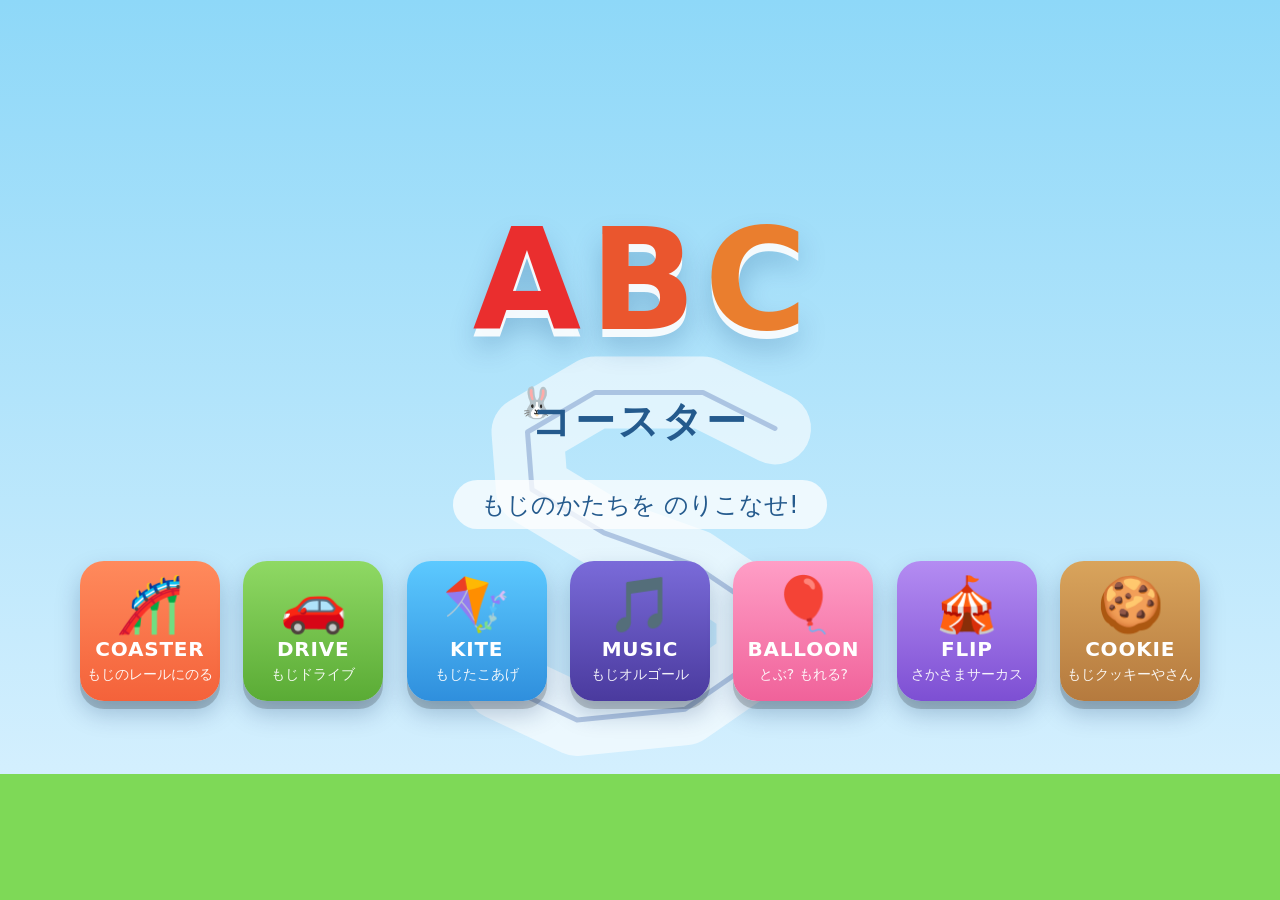
<file: abc-coaster/index.html>
<!DOCTYPE html>
<html lang="ja">
<head>
  <meta charset="UTF-8">
  <meta name="viewport" content="width=device-width, initial-scale=1.0, maximum-scale=1.0, user-scalable=no, viewport-fit=cover">
  <meta name="apple-mobile-web-app-capable" content="yes">
  <meta name="mobile-web-app-capable" content="yes">
  <meta name="apple-mobile-web-app-status-bar-style" content="black-translucent">
  <title>ABCコースター — もじのかたちをのりこなせ!</title>
  <link rel="apple-touch-icon" href="assets/icon.png">
  <link rel="icon" href="assets/icon.png">
  <link rel="stylesheet" href="css/style.css">
</head>
<body>
  <canvas id="game"></canvas>

  <!-- タイトル画面 -->
  <div id="title">
    <div id="title-letters"></div>
    <div id="title-name">コースター</div>
    <div id="title-sub">もじのかたちを のりこなせ!</div>
    <div id="title-buttons">
      <button class="mode-btn" id="play-coaster">
        <span class="icon">🎢</span>
        <span class="label-en">COASTER</span>
        <span class="label-ja">もじのレールにのる</span>
      </button>
      <button class="mode-btn" id="play-drive">
        <span class="icon">🚗</span>
        <span class="label-en">DRIVE</span>
        <span class="label-ja">もじドライブ</span>
      </button>
      <button class="mode-btn" id="play-kite">
        <span class="icon">🪁</span>
        <span class="label-en">KITE</span>
        <span class="label-ja">もじたこあげ</span>
      </button>
      <button class="mode-btn" id="play-music">
        <span class="icon">🎵</span>
        <span class="label-en">MUSIC</span>
        <span class="label-ja">もじオルゴール</span>
      </button>
      <button class="mode-btn" id="play-balloon">
        <span class="icon">🎈</span>
        <span class="label-en">BALLOON</span>
        <span class="label-ja">とぶ? もれる?</span>
      </button>
      <button class="mode-btn" id="play-circus">
        <span class="icon">🎪</span>
        <span class="label-en">FLIP</span>
        <span class="label-ja">さかさまサーカス</span>
      </button>
      <button class="mode-btn" id="play-cookie">
        <span class="icon">🍪</span>
        <span class="label-en">COOKIE</span>
        <span class="label-ja">もじクッキーやさん</span>
      </button>
    </div>
  </div>

  <!-- 遊び中のUI (各モードが中身を作る) -->
  <div id="hud"></div>

  <button id="btn-home" class="hidden">🏠</button>

  <script src="js/tracks.js"></script>
  <script src="js/sound.js"></script>
  <script src="js/fx.js"></script>
  <script src="js/coaster.js"></script>
  <script src="js/balloon.js"></script>
  <script src="js/circus.js"></script>
  <script src="js/cookie.js"></script>
  <script src="js/drive.js"></script>
  <script src="js/kite.js"></script>
  <script src="js/musicbox.js"></script>
  <script src="js/main.js"></script>
</body>
</html>
</file>
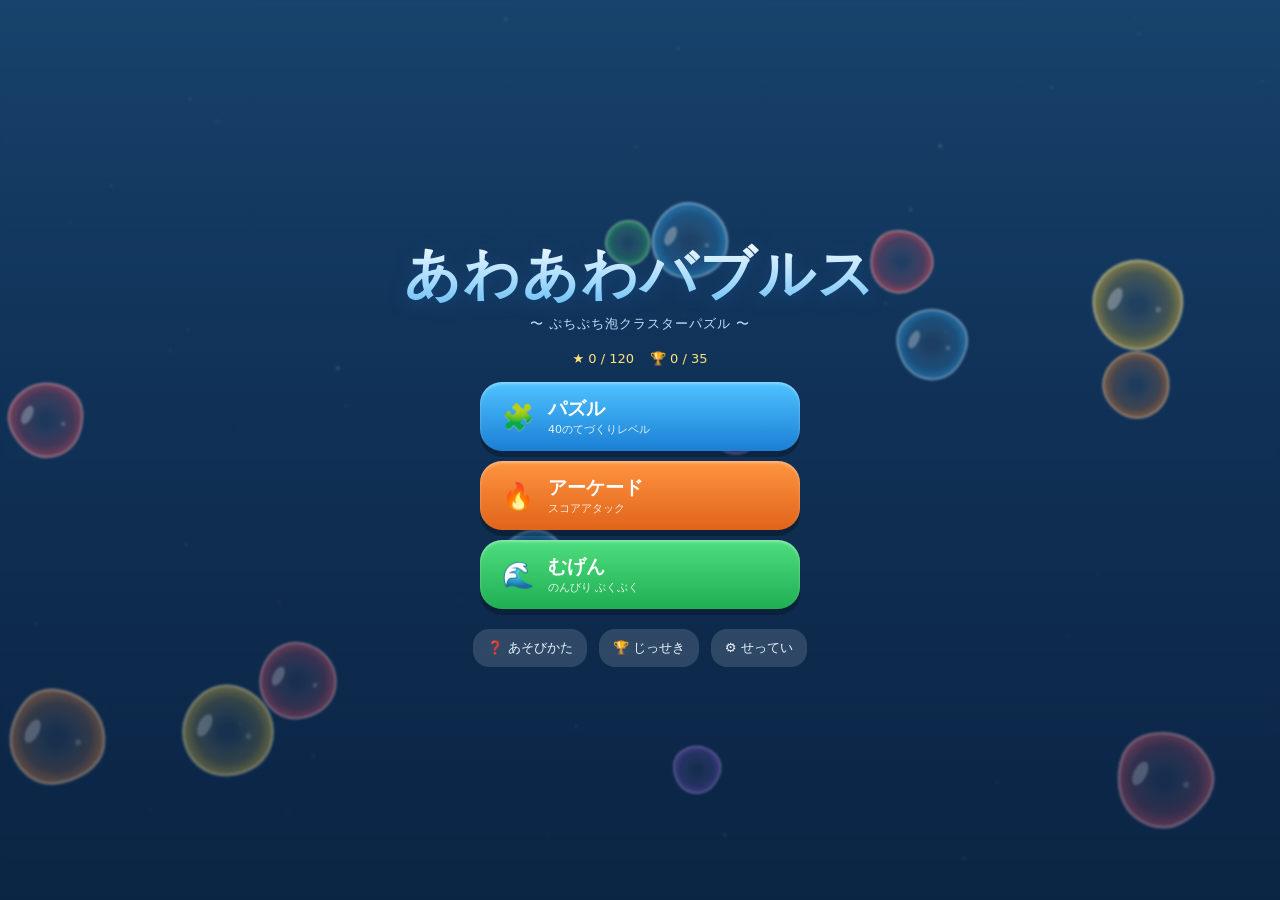
<file: awa-bubbles/index.html>
<!DOCTYPE html>
<html lang="ja">
<head>
<meta charset="UTF-8">
<meta name="viewport" content="width=device-width, initial-scale=1.0, maximum-scale=1.0, user-scalable=no, viewport-fit=cover">
<meta name="apple-mobile-web-app-capable" content="yes">
<meta name="mobile-web-app-capable" content="yes">
<meta name="apple-mobile-web-app-status-bar-style" content="black-translucent">
<meta name="apple-mobile-web-app-title" content="あわあわバブルス">
<meta name="theme-color" content="#0b2545">
<title>あわあわバブルス 〜ぷちぷち泡パズル〜</title>
<link rel="icon" href="data:image/svg+xml,<svg xmlns='http://www.w3.org/2000/svg' viewBox='0 0 100 100'><circle cx='50' cy='50' r='42' fill='%233fb6ff' stroke='%23b8e6ff' stroke-width='6'/><ellipse cx='36' cy='34' rx='12' ry='7' fill='white' opacity='0.7' transform='rotate(-30 36 34)'/></svg>">
<link rel="stylesheet" href="css/style.css">
</head>
<body>

<canvas id="game"></canvas>

<!-- ============ タイトル ============ -->
<div id="screen-title" class="screen">
  <div class="game-logo">
    <h1>あわあわバブルス</h1>
    <p>〜 ぷちぷち泡クラスターパズル 〜</p>
  </div>
  <div class="title-meta">
    <span id="title-stars">★ 0 / 120</span>
    <span id="title-ach">🏆 0 / 35</span>
  </div>
  <button class="mode-btn" id="btn-puzzle">
    <span class="mode-ico">🧩</span>
    <span class="mode-txt">パズル<span class="mode-sub">40のてづくりレベル</span></span>
  </button>
  <button class="mode-btn" id="btn-arcade">
    <span class="mode-ico">🔥</span>
    <span class="mode-txt">アーケード<span class="mode-sub">スコアアタック</span></span>
  </button>
  <button class="mode-btn" id="btn-zen">
    <span class="mode-ico">🌊</span>
    <span class="mode-txt">むげん<span class="mode-sub">のんびり ぶくぶく</span></span>
  </button>
  <div class="title-small-btns">
    <button class="small-btn" id="btn-help">❓ あそびかた</button>
    <button class="small-btn" id="btn-ach">🏆 じっせき</button>
    <button class="small-btn" id="btn-settings">⚙️ せってい</button>
  </div>
</div>

<!-- ============ レベル選択 ============ -->
<div id="screen-levels" class="screen hidden">
  <div class="levels-head">
    <button class="hud-icon-btn" id="btn-levels-back">←</button>
    <h2>レベルをえらぶ</h2>
  </div>
  <div id="level-worlds"></div>
</div>

<!-- ============ ゲームHUD ============ -->
<div id="hud" class="hidden">
  <div id="hud-top">
    <button class="hud-icon-btn" id="btn-pause">⏸</button>
    <span id="hud-mode-label"></span>
    <div id="goal-chips"></div>
    <div id="arcade-info" class="hidden">
      <span id="arcade-score">0</span>
      <div id="danger-bar"><div id="danger-bar-fill"></div></div>
    </div>
  </div>
  <div id="tip-banner" class="hidden"></div>
  <div id="hud-bottom">
    <div id="tanks"></div>
    <div id="hud-actions">
      <button class="hud-icon-btn" id="btn-hint">💡</button>
      <button class="hud-icon-btn" id="btn-sweep">🌊</button>
      <button class="hud-icon-btn" id="btn-restart">↻</button>
    </div>
  </div>
</div>

<div id="modal-root" class="hidden"></div>
<div id="toast-root"></div>

<script src="js/util.js"></script>
<script src="js/audio.js"></script>
<script src="js/fx.js"></script>
<script src="js/physics.js"></script>
<script src="js/creatures.js"></script>
<script src="js/render.js"></script>
<script src="js/levels.js"></script>
<script src="js/achievements.js"></script>
<script src="js/game.js"></script>
<script src="js/ui.js"></script>
<script src="js/main.js"></script>
</body>
</html>
</file>
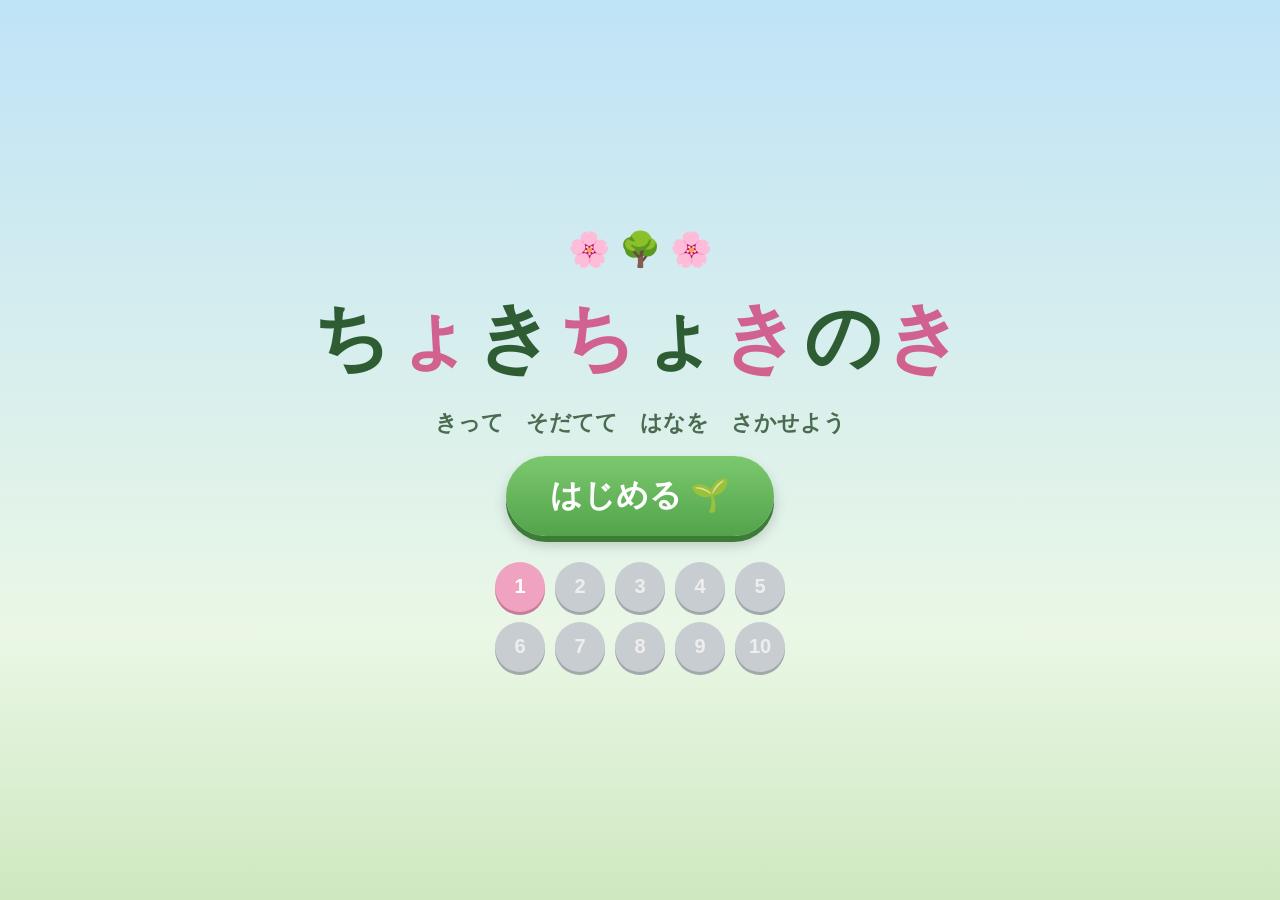
<file: chokichoki-tree/index.html>
<!DOCTYPE html>
<html lang="ja">
<head>
<meta charset="UTF-8">
<meta name="viewport" content="width=device-width, initial-scale=1.0, maximum-scale=1.0, user-scalable=no, viewport-fit=cover">
<meta name="apple-mobile-web-app-capable" content="yes">
<meta name="apple-mobile-web-app-status-bar-style" content="black-translucent">
<title>ちょきちょきのき</title>
<link rel="stylesheet" href="css/style.css">
</head>
<body>

<canvas id="game"></canvas>

<div id="ui">
  <div id="goalbar"></div>
  <button id="btnHome" class="cbtn" aria-label="ホーム">🏠</button>
  <button id="btnReplant" class="cbtn" aria-label="はじめから">🌱</button>
  <button id="btnSound" class="cbtn" aria-label="おと">🔊</button>
</div>

<div id="hint" class="hidden">
  <span id="hintFinger">👆</span>
  <span id="hintText"></span>
</div>

<div id="titleScreen" class="screen">
  <div class="title-deco">🌸 🌳 🌸</div>
  <h1 id="title">
    <span>ち</span><span>ょ</span><span>き</span><span>ち</span><span>ょ</span><span>き</span><span>の</span><span>き</span>
  </h1>
  <p class="subtitle">きって　そだてて　はなを　さかせよう</p>
  <button id="btnStart">はじめる 🌱</button>
  <div id="levelDots"></div>
</div>

<div id="clearScreen" class="screen hidden">
  <div id="clearFlower">🌸</div>
  <div id="clearText">できた！</div>
  <button id="btnNext">つぎへ ▶</button>
</div>

<script src="js/sound.js"></script>
<script src="js/levels.js"></script>
<script src="js/tree.js"></script>
<script src="js/main.js"></script>
</body>
</html>
</file>
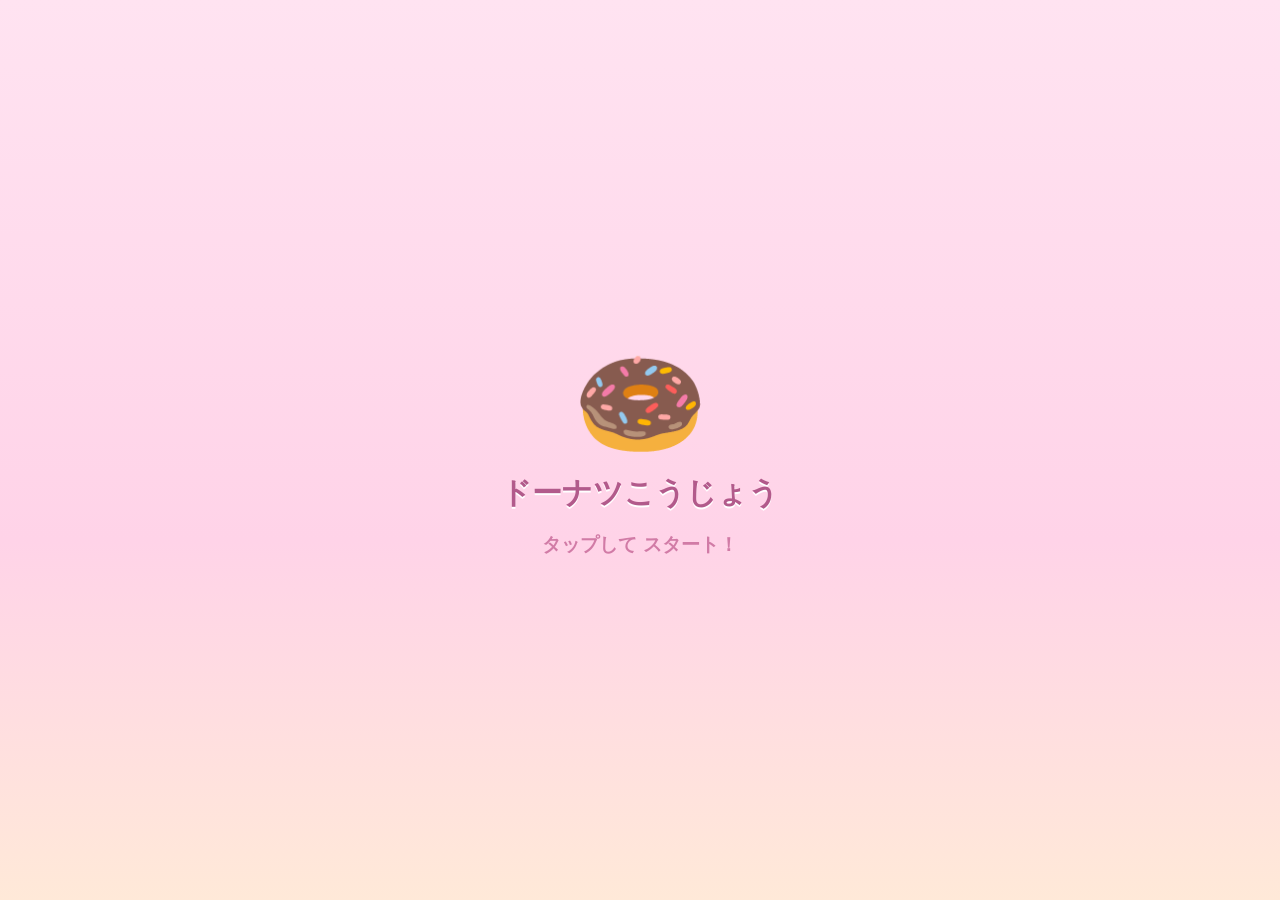
<file: donut-factory/index.html>
<!DOCTYPE html>
<html lang="ja">
<head>
<meta charset="UTF-8">
<meta name="viewport" content="width=device-width, initial-scale=1.0, maximum-scale=1.0, user-scalable=no, viewport-fit=cover">
<meta name="apple-mobile-web-app-capable" content="yes">
<meta name="mobile-web-app-capable" content="yes">
<meta name="apple-mobile-web-app-status-bar-style" content="black-translucent">
<meta name="theme-color" content="#ffd9ec">
<title>ドーナツこうじょう 🍩</title>
<link rel="stylesheet" href="css/style.css">
</head>
<body>
<canvas id="game"></canvas>

<div id="hud">
  <button id="btn-levels" class="hud-btn" aria-label="こうじょうをえらぶ">🏭</button>
  <button id="btn-sound"  class="hud-btn" aria-label="おと">🔊</button>
  <button id="btn-rainbow" class="hud-btn" aria-label="にじパワー">🌈</button>
  <button id="btn-donutrain" class="hud-btn" aria-label="ドーナツのあめ">🌧️</button>
  <button id="btn-turbo"  class="hud-btn" aria-label="スピード">🐢</button>
</div>

<div id="palette">
  <button class="pal-btn selected" data-brush="belt"      aria-label="ベルトをおく">🛤️</button>
  <button class="pal-btn" data-brush="froster"   aria-label="フロスターをおく">🎨</button>
  <button class="pal-btn" data-brush="sprinkler" aria-label="スプリンクラーをおく">🍬</button>
  <button class="pal-btn" data-brush="jump"      aria-label="ジャンプだいをおく">🦘</button>
  <button class="pal-btn" data-brush="pusher"    aria-label="プッシャーをおく">🥊</button>
  <button class="pal-btn" data-brush="hole"      aria-label="ブラックホールをおく">🕳️</button>
  <button class="pal-btn" data-brush="cannon"    aria-label="たいほうをおく">💥</button>
</div>

<div id="event-banner" class="hidden">
  <span id="event-emoji">☔</span>
  <span id="event-text">あめ！</span>
</div>

<div id="level-overlay" class="overlay hidden">
  <div class="overlay-panel">
    <div class="overlay-title">どの こうじょうで あそぶ？</div>
    <div id="level-grid"></div>
  </div>
</div>

<div id="start-overlay" class="overlay">
  <div class="start-inner">
    <div class="start-donut">🍩</div>
    <div class="start-title">ドーナツこうじょう</div>
    <div class="start-tap">タップして スタート！</div>
  </div>
</div>

<script src="vendor/three.min.js"></script>
<script src="js/core.js"></script>
<script src="js/audio.js"></script>
<script src="js/particles.js"></script>
<script src="js/donut.js"></script>
<script src="js/tiles.js"></script>
<script src="js/levels.js"></script>
<script src="js/donut3d.js"></script>
<script src="js/render3d.js"></script>
<script src="js/render3d-machines.js"></script>
<script src="js/game.js"></script>
</body>
</html>
</file>
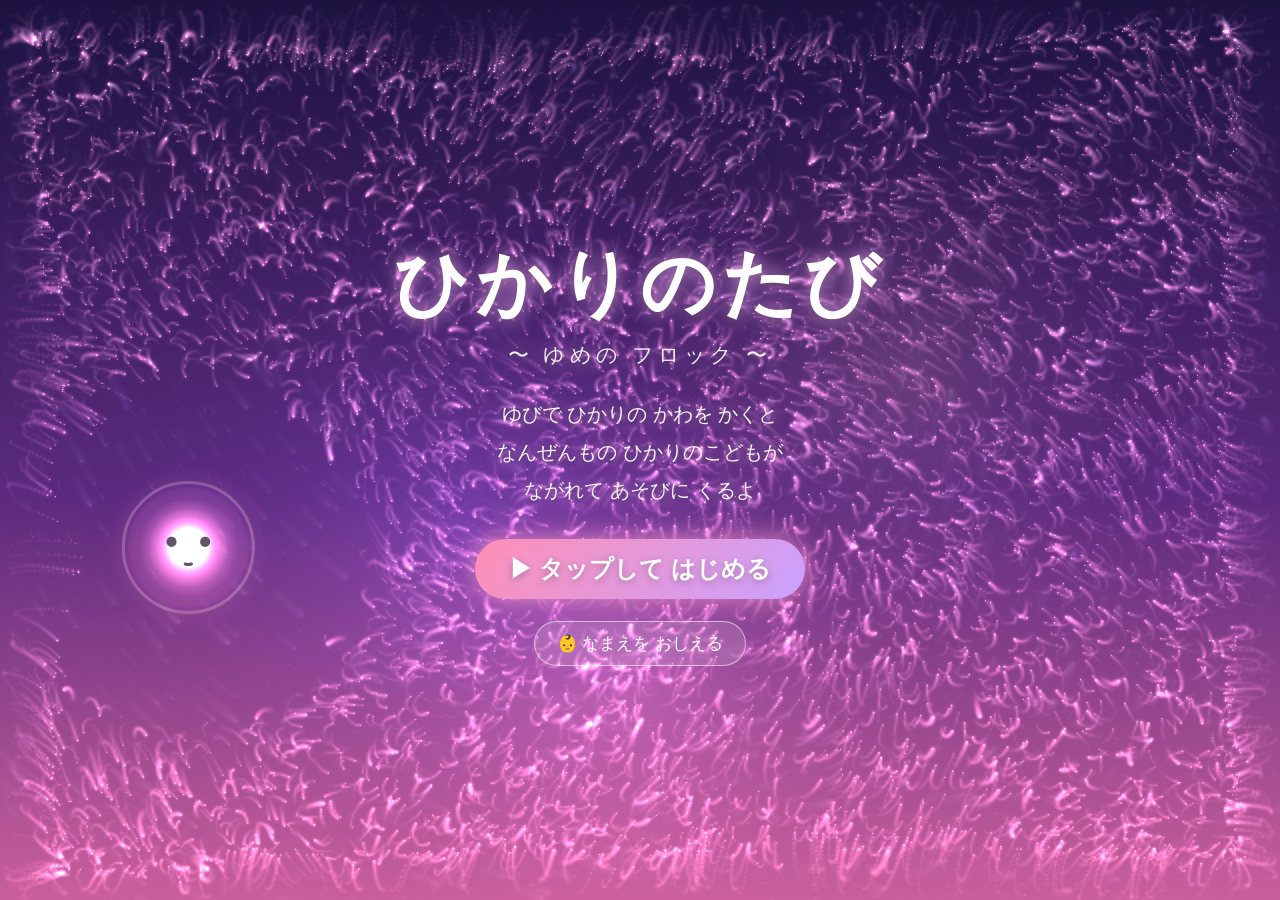
<file: frost-dream/index.html>
<!DOCTYPE html>
<html lang="ja">
<head>
<meta charset="UTF-8">
<meta name="viewport" content="width=device-width, initial-scale=1.0, maximum-scale=1.0, user-scalable=no, viewport-fit=cover">
<meta name="apple-mobile-web-app-capable" content="yes">
<meta name="mobile-web-app-capable" content="yes">
<meta name="apple-mobile-web-app-status-bar-style" content="black-translucent">
<meta name="apple-mobile-web-app-title" content="ひかりのたび">
<meta name="theme-color" content="#1c1240">
<title>ひかりのたび 〜ゆめのフロック〜</title>
<link rel="icon" href="data:image/svg+xml,%3Csvg xmlns='http://www.w3.org/2000/svg' viewBox='0 0 100 100'%3E%3Ctext y='.9em' font-size='90'%3E%E2%9C%A8%3C/text%3E%3C/svg%3E">
<link rel="stylesheet" href="css/style.css">
</head>
<body>
<canvas id="gl"></canvas>
<canvas id="fx"></canvas>

<!-- タイトル画面オーバーレイ -->
<div id="title">
  <div class="title-inner">
    <h1><span>ひ</span><span>か</span><span>り</span><span>の</span><span>た</span><span>び</span></h1>
    <p class="subtitle">〜 ゆめの フロック 〜</p>
    <p class="howto">ゆびで ひかりの かわを かくと<br>なんぜんもの ひかりのこどもが<br>ながれて あそびに くるよ</p>
    <div id="startBtn">▶ タップして はじめる</div>
    <button id="nameBtn">👶 なまえを おしえる</button>
  </div>
</div>

<!-- なまえ設定モーダル -->
<div id="nameModal" class="hidden">
  <div class="modal-card">
    <p>こどもの なまえ（ひらがな）<br><small>とくべつな しゅんかんに ひかりが なまえを かくよ</small></p>
    <input id="nameInput" type="text" maxlength="6" placeholder="れい：はな" autocomplete="off">
    <div class="modal-btns">
      <button id="nameSave">きめた！</button>
      <button id="nameSkip">あとで</button>
    </div>
  </div>
</div>

<!-- HUD -->
<div id="hud">
  <div id="starBar"></div>
  <div class="hud-right">
    <button id="muteBtn" aria-label="おとのオンオフ">🔊</button>
    <button id="resetBtn" aria-label="さいしょから">↺</button>
  </div>
</div>

<script src="js/util.js"></script>
<script src="js/audio.js"></script>
<script src="js/themes.js"></script>
<script src="js/gl.js"></script>
<script src="js/sim.js"></script>
<script src="js/formations.js"></script>
<script src="js/main.js"></script>
</body>
</html>
</file>
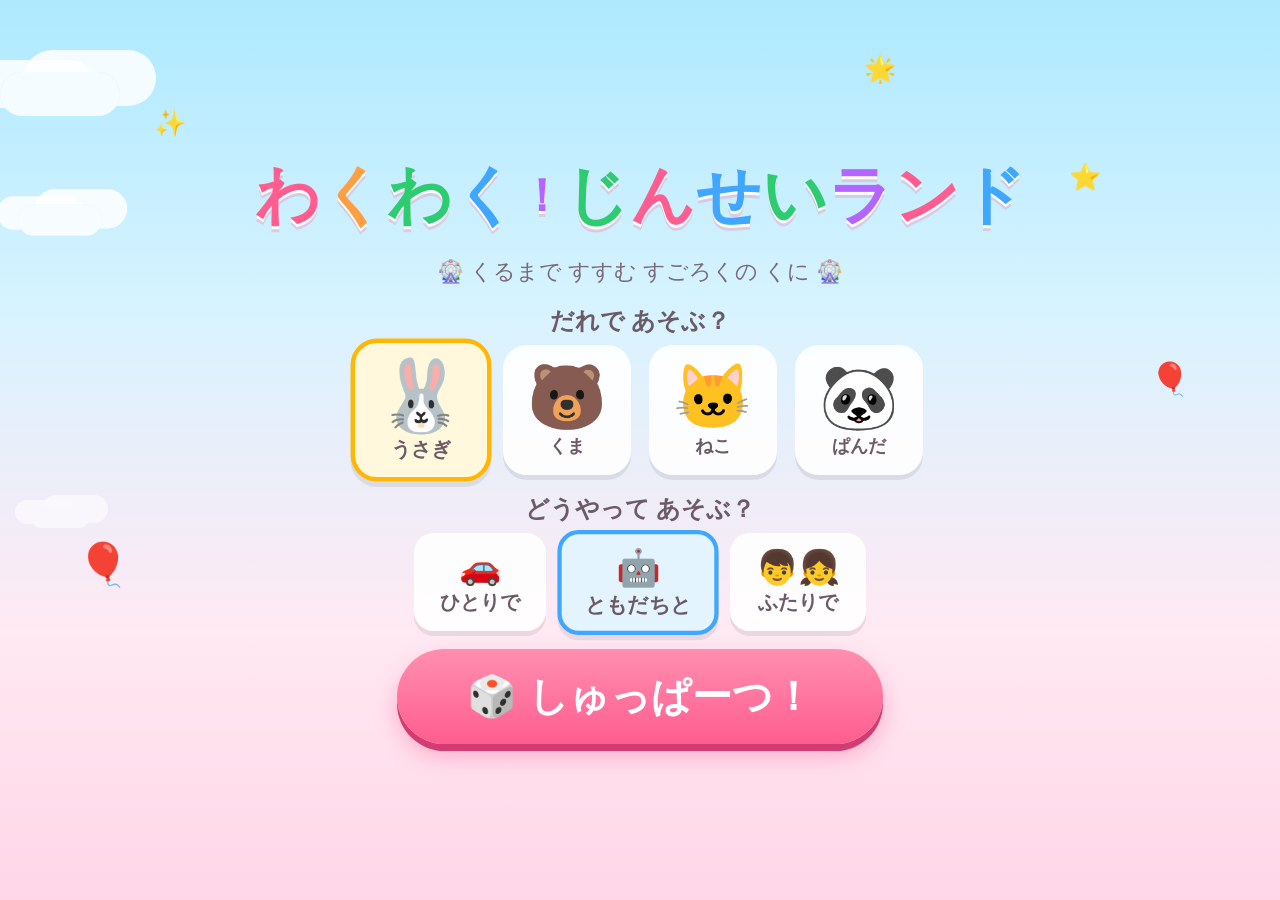
<file: jinsei-land/index.html>
<!DOCTYPE html>
<html lang="ja">
<head>
<meta charset="UTF-8">
<meta name="viewport" content="width=device-width, initial-scale=1.0, maximum-scale=1.0, user-scalable=no, viewport-fit=cover">
<meta name="apple-mobile-web-app-capable" content="yes">
<meta name="apple-mobile-web-app-status-bar-style" content="black-translucent">
<meta name="theme-color" content="#ffd6e7">
<title>わくわく！じんせいランド</title>
<link rel="stylesheet" href="css/style.css">
</head>
<body>

<!-- ================= タイトル・キャラえらび ================= -->
<div id="home" class="screen">
  <div class="sky-deco" aria-hidden="true">
    <span class="cloud c1"></span><span class="cloud c2"></span><span class="cloud c3"></span>
    <span class="balloon b1">🎈</span><span class="balloon b2">🎈</span>
    <span class="twinkle t1">✨</span><span class="twinkle t2">⭐</span><span class="twinkle t3">🌟</span>
  </div>

  <h1 id="title">
    <span>わ</span><span>く</span><span>わ</span><span>く</span><span class="small">！</span><span>じ</span><span>ん</span><span>せ</span><span>い</span><span>ラ</span><span>ン</span><span>ド</span>
  </h1>
  <p class="subtitle">🎡 くるまで すすむ すごろくの くに 🎡</p>

  <section class="pick">
    <h2>だれで あそぶ？</h2>
    <div class="chars">
      <button class="charBtn" data-char="usagi"><span class="face">🐰</span><span class="cname">うさぎ</span></button>
      <button class="charBtn" data-char="kuma"><span class="face">🐻</span><span class="cname">くま</span></button>
      <button class="charBtn" data-char="neko"><span class="face">🐱</span><span class="cname">ねこ</span></button>
      <button class="charBtn" data-char="panda"><span class="face">🐼</span><span class="cname">ぱんだ</span></button>
    </div>
  </section>

  <section class="pick">
    <h2>どうやって あそぶ？</h2>
    <div class="modes">
      <button class="modeBtn" data-mode="solo"><span class="micon">🚗</span><span>ひとりで</span></button>
      <button class="modeBtn" data-mode="cpu"><span class="micon">🤖</span><span>ともだちと</span></button>
      <button class="modeBtn" data-mode="two"><span class="micon">👦👧</span><span>ふたりで</span></button>
    </div>
  </section>

  <button id="startBtn">🎲 しゅっぱーつ！</button>
</div>

<!-- ================= ふたりめの キャラえらび ================= -->
<div id="pick2" class="screen hidden">
  <h2 class="pick2Title">ふたりめは だれ？</h2>
  <div class="chars" id="chars2"></div>
</div>

<!-- ================= ゲーム ================= -->
<div id="game" class="screen hidden">
  <div id="stage"></div>

  <div id="hud">
    <div id="badges"></div>
    <button id="homeBtn" aria-label="おわる">🏠</button>
    <button id="muteBtn" aria-label="おと">🔊</button>
  </div>

  <div id="banner" class="hidden"></div>

  <div id="rouletteWrap">
    <div id="rouletteHint">タッチで まわしてね！</div>
    <canvas id="roulette" width="480" height="480"></canvas>
  </div>
</div>

<!-- ================= おみせ ================= -->
<div id="shop" class="screen hidden">
  <div class="shopCard">
    <div class="shopTitle">🛒 おみせやさん</div>
    <div id="shopStars">⭐ × 0</div>
    <div id="shopItems"></div>
    <button id="shopLeave">👋 やめとく</button>
  </div>
</div>

<!-- ================= けっか ================= -->
<div id="result" class="screen hidden">
  <div class="resultCard">
    <div id="resultTitle">🎉 ゴール！ 🎉</div>
    <div id="resultRows"></div>
    <div class="resultBtns">
      <button id="againBtn">🔁 もういちど</button>
      <button id="backBtn">🏠 さいしょから</button>
    </div>
  </div>
</div>

<script src="vendor/three.min.js"></script>
<script src="js/sound.js"></script>
<script src="js/util.js"></script>
<script src="js/world.js"></script>
<script src="js/characters.js"></script>
<script src="js/effects.js"></script>
<script src="js/roulette.js"></script>
<script src="js/game.js"></script>
<script src="js/main.js"></script>
</body>
</html>
</file>
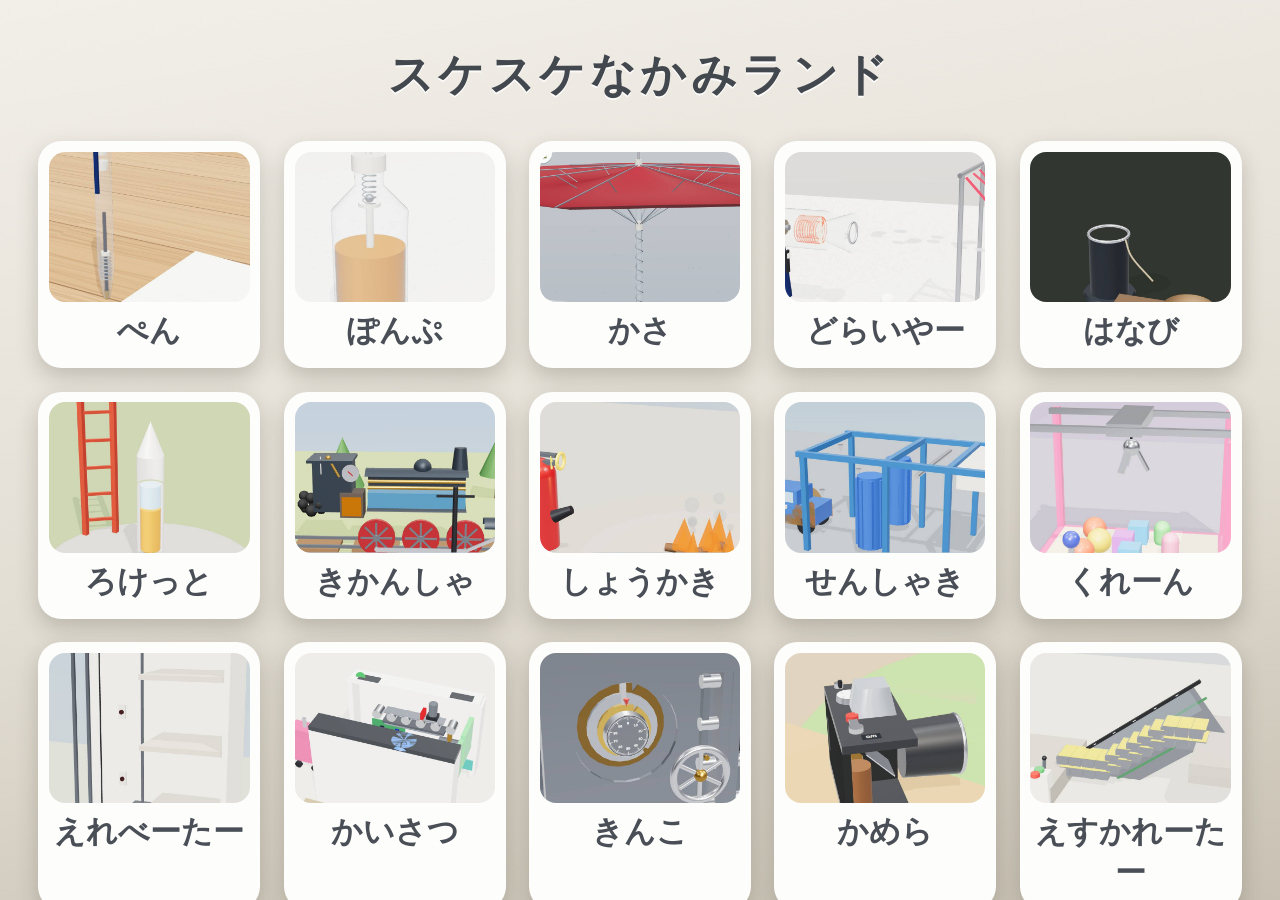
<file: sukesuke-lab/index.html>
<!DOCTYPE html>
<html lang="ja">
<head>
<meta charset="UTF-8">
<meta name="viewport" content="width=device-width, initial-scale=1.0, maximum-scale=1.0, user-scalable=no, viewport-fit=cover">
<meta name="apple-mobile-web-app-capable" content="yes">
<meta name="apple-mobile-web-app-status-bar-style" content="black-translucent">
<title>スケスケなかみランド</title>
<link rel="stylesheet" href="css/style.css">
</head>
<body>

<div id="home" class="screen">
  <h1 id="title">
    <span>ス</span><span>ケ</span><span>ス</span><span>ケ</span><span>な</span><span>か</span><span>み</span><span>ラ</span><span>ン</span><span>ド</span>
  </h1>
  <div class="cards">
    <button class="card" data-game="pen">
      <span class="thumb" style="background-image:url('assets/thumb-pen.jpg')"></span>
      <span class="label">ぺん</span>
    </button>
    <button class="card" data-game="pump">
      <span class="thumb" style="background-image:url('assets/thumb-pump.jpg')"></span>
      <span class="label">ぽんぷ</span>
    </button>
    <button class="card" data-game="umbrella">
      <span class="thumb" style="background-image:url('assets/thumb-umbrella.jpg')"></span>
      <span class="label">かさ</span>
    </button>
    <button class="card" data-game="dryer">
      <span class="thumb" style="background-image:url('assets/thumb-dryer.jpg')"></span>
      <span class="label">どらいやー</span>
    </button>
    <button class="card" data-game="hanabi">
      <span class="thumb" style="background-image:url('assets/thumb-hanabi.jpg')"></span>
      <span class="label">はなび</span>
    </button>
    <button class="card" data-game="rocket">
      <span class="thumb" style="background-image:url('assets/thumb-rocket.jpg')"></span>
      <span class="label">ろけっと</span>
    </button>
    <button class="card" data-game="locomotive">
      <span class="thumb" style="background-image:url('assets/thumb-locomotive.jpg')"></span>
      <span class="label">きかんしゃ</span>
    </button>
    <button class="card" data-game="extinguisher">
      <span class="thumb" style="background-image:url('assets/thumb-extinguisher.jpg')"></span>
      <span class="label">しょうかき</span>
    </button>
    <button class="card" data-game="carwash">
      <span class="thumb" style="background-image:url('assets/thumb-carwash.jpg')"></span>
      <span class="label">せんしゃき</span>
    </button>
    <button class="card" data-game="crane">
      <span class="thumb" style="background-image:url('assets/thumb-crane.jpg')"></span>
      <span class="label">くれーん</span>
    </button>
    <button class="card" data-game="elevator">
      <span class="thumb" style="background-image:url('assets/thumb-elevator.jpg')"></span>
      <span class="label">えれべーたー</span>
    </button>
    <button class="card" data-game="kaisatsu">
      <span class="thumb" style="background-image:url('assets/thumb-kaisatsu.jpg')"></span>
      <span class="label">かいさつ</span>
    </button>
    <button class="card" data-game="vault">
      <span class="thumb" style="background-image:url('assets/thumb-vault.jpg')"></span>
      <span class="label">きんこ</span>
    </button>
    <button class="card" data-game="camera">
      <span class="thumb" style="background-image:url('assets/thumb-camera.jpg')"></span>
      <span class="label">かめら</span>
    </button>
    <button class="card" data-game="escalator">
      <span class="thumb" style="background-image:url('assets/thumb-escalator.jpg')"></span>
      <span class="label">えすかれーたー</span>
    </button>
    <button class="card" data-game="autodoor">
      <span class="thumb" style="background-image:url('assets/thumb-autodoor.jpg')"></span>
      <span class="label">じどうどあ</span>
    </button>
    <button class="card" data-game="ferris">
      <span class="thumb" style="background-image:url('assets/thumb-ferris.jpg')"></span>
      <span class="label">かんらんしゃ</span>
    </button>
    <button class="card" data-game="carousel">
      <span class="thumb" style="background-image:url('assets/thumb-carousel.jpg')"></span>
      <span class="label">めりーごーらんど</span>
    </button>
    <button class="card" data-game="popcorn">
      <span class="thumb" style="background-image:url('assets/thumb-popcorn.jpg')"></span>
      <span class="label">ぽっぷこーん</span>
    </button>
    <button class="card" data-game="softserve">
      <span class="thumb" style="background-image:url('assets/thumb-softserve.jpg')"></span>
      <span class="label">そふとくりーむ</span>
    </button>
    <button class="card" data-game="sushi">
      <span class="thumb" style="background-image:url('assets/thumb-sushi.jpg')"></span>
      <span class="label">かいてんずし</span>
    </button>
    <button class="card" data-game="washer">
      <span class="thumb" style="background-image:url('assets/thumb-washer.jpg')"></span>
      <span class="label">せんたくき</span>
    </button>
    <button class="card" data-game="toaster">
      <span class="thumb" style="background-image:url('assets/thumb-toaster.jpg')"></span>
      <span class="label">とーすたー</span>
    </button>
    <button class="card" data-game="register">
      <span class="thumb" style="background-image:url('assets/thumb-register.jpg')"></span>
      <span class="label">れじすたー</span>
    </button>
    <button class="card" data-game="excavator">
      <span class="thumb" style="background-image:url('assets/thumb-excavator.jpg')"></span>
      <span class="label">しょべるかー</span>
    </button>
    <button class="card" data-game="garbagetruck">
      <span class="thumb" style="background-image:url('assets/thumb-garbagetruck.jpg')"></span>
      <span class="label">ごみしゅうしゅうしゃ</span>
    </button>
    <button class="card" data-game="parkgate">
      <span class="thumb" style="background-image:url('assets/thumb-parkgate.jpg')"></span>
      <span class="label">ちゅうしゃじょう</span>
    </button>
    <button class="card" data-game="atm">
      <span class="thumb" style="background-image:url('assets/thumb-atm.jpg')"></span>
      <span class="label">ATM</span>
    </button>
    <button class="card" data-game="kenbaiki">
      <span class="thumb" style="background-image:url('assets/thumb-kenbaiki.jpg')"></span>
      <span class="label">けんばいき</span>
    </button>
    <button class="card" data-game="gasstand">
      <span class="thumb" style="background-image:url('assets/thumb-gasstand.jpg')"></span>
      <span class="label">がそりんすたんど</span>
    </button>
    <button class="card" data-game="fridge">
      <span class="thumb" style="background-image:url('assets/thumb-fridge.jpg')"></span>
      <span class="label">れいぞうこ</span>
    </button>
    <button class="card" data-game="mishin">
      <span class="thumb" style="background-image:url('assets/thumb-mishin.jpg')"></span>
      <span class="label">みしん</span>
    </button>
    <button class="card" data-game="busdoor">
      <span class="thumb" style="background-image:url('assets/thumb-busdoor.jpg')"></span>
      <span class="label">ばすのとびら</span>
    </button>
    <button class="card" data-game="photobooth">
      <span class="thumb" style="background-image:url('assets/thumb-photobooth.jpg')"></span>
      <span class="label">しゃしんき</span>
    </button>
    <button class="card" data-game="suihanki">
      <span class="thumb" style="background-image:url('assets/thumb-suihanki.jpg')"></span>
      <span class="label">すいはんき</span>
    </button>
    <button class="card" data-game="dishwasher">
      <span class="thumb" style="background-image:url('assets/thumb-dishwasher.jpg')"></span>
      <span class="label">しょっきあらいき</span>
    </button>
    <button class="card" data-game="coffeemaker">
      <span class="thumb" style="background-image:url('assets/thumb-coffeemaker.jpg')"></span>
      <span class="label">コーヒーメーカー</span>
    </button>
    <button class="card" data-game="mixer">
      <span class="thumb" style="background-image:url('assets/thumb-mixer.jpg')"></span>
      <span class="label">ミキサー</span>
    </button>
    <button class="card" data-game="orgel">
      <span class="thumb" style="background-image:url('assets/thumb-orgel.jpg')"></span>
      <span class="label">オルゴール</span>
    </button>
    <button class="card" data-game="printer">
      <span class="thumb" style="background-image:url('assets/thumb-printer.jpg')"></span>
      <span class="label">プリンター</span>
    </button>
    <button class="card" data-game="fumikiri">
      <span class="thumb" style="background-image:url('assets/thumb-fumikiri.jpg')"></span>
      <span class="label">ふみきり</span>
    </button>
    <button class="card" data-game="revolvedoor">
      <span class="thumb" style="background-image:url('assets/thumb-revolvedoor.jpg')"></span>
      <span class="label">かいてんドア</span>
    </button>
    <button class="card" data-game="jetengine">
      <span class="thumb" style="background-image:url('assets/thumb-jetengine.jpg')"></span>
      <span class="label">ジェットエンジン</span>
    </button>
    <button class="card" data-game="xray">
      <span class="thumb" style="background-image:url('assets/thumb-xray.jpg')"></span>
      <span class="label">レントゲン</span>
    </button>
  </div>
</div>

<div id="game" class="screen hidden">
  <button id="homeBtn" aria-label="ホームへもどる">🏠</button>
  <button id="demoBtn" aria-label="やってみせて">🪄</button>
  <div id="stage"></div>
</div>

<script src="vendor/three.min.js"></script>
<script src="vendor/RoomEnvironment.js"></script>
<script src="js/util.js"></script>
<script src="js/g3.js"></script>
<script src="js/sound.js"></script>
<script src="js/guide.js"></script>
<script src="js/autoplay.js"></script>
<script src="js/pen.js"></script>
<script src="js/pump.js"></script>
<script src="js/umbrella.js"></script>
<script src="js/dryer.js"></script>
<script src="js/hanabi.js"></script>
<script src="js/rocket.js"></script>
<script src="js/locomotive.js"></script>
<script src="js/extinguisher.js"></script>
<script src="js/carwash.js"></script>
<script src="js/crane.js"></script>
<script src="js/elevator.js"></script>
<script src="js/kaisatsu.js"></script>
<script src="js/vault.js"></script>
<script src="js/camera.js"></script>
<script src="js/escalator.js"></script>
<script src="js/autodoor.js"></script>
<script src="js/ferris.js"></script>
<script src="js/carousel.js"></script>
<script src="js/popcorn.js"></script>
<script src="js/softserve.js"></script>
<script src="js/sushi.js"></script>
<script src="js/washer.js"></script>
<script src="js/toaster.js"></script>
<script src="js/register.js"></script>
<script src="js/excavator.js"></script>
<script src="js/garbagetruck.js"></script>
<script src="js/parkgate.js"></script>
<script src="js/atm.js"></script>
<script src="js/kenbaiki.js"></script>
<script src="js/gasstand.js"></script>
<script src="js/fridge.js"></script>
<script src="js/mishin.js"></script>
<script src="js/busdoor.js"></script>
<script src="js/photobooth.js"></script>
<script src="js/suihanki.js"></script>
<script src="js/dishwasher.js"></script>
<script src="js/coffeemaker.js"></script>
<script src="js/mixer.js"></script>
<script src="js/orgel.js"></script>
<script src="js/printer.js"></script>
<script src="js/fumikiri.js"></script>
<script src="js/revolvedoor.js"></script>
<script src="js/jetengine.js"></script>
<script src="js/xray.js"></script>
<script src="js/main.js"></script>
</body>
</html>
</file>
<file: abc-coaster/css/style.css>
/* =========================================================
 * style.css — 4歳の指のための大きなUI (iPhone/iPad 縦横対応)
 * ========================================================= */

:root {
  --font: "Arial Rounded MT Bold", "Hiragino Maru Gothic ProN", "Comic Sans MS", system-ui, sans-serif;
}

* {
  margin: 0;
  padding: 0;
  box-sizing: border-box;
  -webkit-user-select: none;
  user-select: none;
  -webkit-touch-callout: none;
  -webkit-tap-highlight-color: transparent;
}

html, body {
  width: 100%;
  height: 100%;
  overflow: hidden;
  position: fixed;
  touch-action: none;
  font-family: var(--font);
  background: #8ed8f8;
}

#game { position: absolute; inset: 0; display: block; }

.hidden { display: none !important; }

/* ---------- タイトル ---------- */

#title {
  position: absolute;
  inset: 0;
  display: flex;
  flex-direction: column;
  align-items: center;
  justify-content: center;
  gap: 3.5vmin;
  z-index: 10;
}

#title-letters {
  font-size: clamp(60px, 16vmin, 140px);
  font-weight: 900;
  display: flex;
  gap: 0.06em;
  text-shadow: 0 0.06em 0 rgba(255,255,255,0.9), 0 0.12em 0.2em rgba(0,60,120,0.25);
}
#title-letters span {
  display: inline-block;
  animation: bounce 1.6s ease-in-out infinite;
}
@keyframes bounce {
  0%, 100% { transform: translateY(0) rotate(-3deg); }
  50% { transform: translateY(-0.18em) rotate(3deg); }
}

#title-name {
  font-size: clamp(22px, 5vmin, 40px);
  font-weight: 900;
  color: #245a8d;
  letter-spacing: 0.08em;
}

#title-sub {
  font-size: clamp(14px, 3.4vmin, 24px);
  color: #245a8d;
  background: rgba(255,255,255,0.75);
  padding: 0.35em 1.2em;
  border-radius: 2em;
}

#title-buttons {
  display: flex;
  flex-wrap: wrap;
  justify-content: center;
  align-items: stretch;
  gap: 2.6vmin;
}

.mode-btn {
  font-family: var(--font);
  border: none;
  border-radius: 24px;
  width: clamp(92px, 18vmin, 140px);
  min-height: clamp(92px, 18vmin, 140px);
  display: flex;
  flex-direction: column;
  align-items: center;
  justify-content: center;
  gap: 5px;
  color: #fff;
  box-shadow: 0 8px 0 rgba(0,0,0,0.18), 0 12px 24px rgba(0,40,90,0.25);
  cursor: pointer;
  transition: transform 0.1s;
}
.mode-btn:active { transform: translateY(6px) scale(0.97); box-shadow: 0 2px 0 rgba(0,0,0,0.18); }
.mode-btn .icon { font-size: clamp(34px, 7.5vmin, 54px); line-height: 1; }
.mode-btn .label-en { font-size: clamp(13px, 2.8vmin, 20px); font-weight: 900; letter-spacing: 0.04em; }
.mode-btn .label-ja { font-size: clamp(10px, 2vmin, 14px); opacity: 0.92; }
#title-buttons { max-width: 92vw; }

#play-coaster { background: linear-gradient(#ff8a5c, #f4623a); }
#play-balloon { background: linear-gradient(#ff9ec6, #f0629a); }
#play-circus  { background: linear-gradient(#b48cf2, #7d4fd3); }
#play-cookie  { background: linear-gradient(#d9a45c, #b57a3e); }
#play-drive   { background: linear-gradient(#8fd964, #5aab35); }
#play-kite    { background: linear-gradient(#5cc9ff, #2f8fdd); }
#play-music   { background: linear-gradient(#7a6bd9, #4a3a9e); }

/* ---------- 共通 ---------- */

#btn-home {
  position: absolute;
  top: calc(10px + env(safe-area-inset-top));
  left: calc(10px + env(safe-area-inset-left));
  z-index: 20;
  width: 56px;
  height: 56px;
  border: none;
  border-radius: 50%;
  background: rgba(255,255,255,0.9);
  font-size: 28px;
  box-shadow: 0 4px 10px rgba(0,40,90,0.3);
  cursor: pointer;
}
#btn-home:active { transform: scale(0.92); }

#hud { position: absolute; inset: 0; pointer-events: none; z-index: 15; }
#hud > * { pointer-events: auto; }

#star-count {
  position: absolute;
  top: calc(12px + env(safe-area-inset-top));
  right: calc(14px + env(safe-area-inset-right));
  font-size: clamp(20px, 4vmin, 30px);
  font-weight: 900;
  color: #245a8d;
  background: rgba(255,255,255,0.85);
  border-radius: 20px;
  padding: 6px 16px;
  box-shadow: 0 3px 8px rgba(0,40,90,0.2);
  pointer-events: none;
}

/* ---------- コースター ---------- */

#ride-history {
  position: absolute;
  top: calc(14px + env(safe-area-inset-top));
  left: 50%;
  transform: translateX(-50%);
  max-width: 70vw;
  overflow: hidden;
  white-space: nowrap;
  font-size: clamp(22px, 4.6vmin, 34px);
  font-weight: 900;
  letter-spacing: 0.12em;
  background: rgba(255,255,255,0.85);
  border-radius: 20px;
  padding: 5px 18px;
  box-shadow: 0 3px 8px rgba(0,40,90,0.2);
  pointer-events: none;
  min-height: 1.4em;
}

#choice {
  position: absolute;
  left: 50%;
  bottom: calc(20px + env(safe-area-inset-bottom));
  transform: translateX(-50%);
  display: flex;
  flex-direction: column;
  align-items: center;
  gap: 10px;
}

#choice-label {
  font-size: clamp(16px, 3.6vmin, 26px);
  font-weight: 900;
  color: #245a8d;
  background: rgba(255,255,255,0.9);
  border-radius: 18px;
  padding: 5px 20px;
  box-shadow: 0 3px 8px rgba(0,40,90,0.2);
}

#choice-btns, #ci-options {
  display: flex;
  gap: clamp(12px, 3vmin, 24px);
}

.choice-btn {
  font-family: var(--font);
  width: clamp(84px, 17vmin, 130px);
  height: clamp(84px, 17vmin, 130px);
  border: none;
  border-radius: 24px;
  font-size: clamp(48px, 10vmin, 78px);
  font-weight: 900;
  color: #fff;
  background: var(--c, #888);
  box-shadow: 0 6px 0 rgba(0,0,0,0.2), 0 10px 18px rgba(0,40,90,0.25);
  cursor: pointer;
  animation: wiggle 2.2s ease-in-out infinite;
  transition: transform 0.1s;
}
.choice-btn:nth-child(2) { animation-delay: 0.3s; }
.choice-btn:nth-child(3) { animation-delay: 0.6s; }
.choice-btn:active { transform: scale(0.9); }
@keyframes wiggle {
  0%, 100% { transform: rotate(-2deg); }
  50% { transform: rotate(2deg); }
}

.choice-btn.correct {
  animation: pressPop 0.5s ease;
  box-shadow: 0 0 0 6px #ffd45c, 0 6px 0 rgba(0,0,0,0.2);
}
.choice-btn.dim { opacity: 0.35; }
@keyframes pressPop {
  40% { transform: scale(0.85); }
  70% { transform: scale(1.15); }
  100% { transform: scale(1); }
}

/* ---------- ふうせんもじ / サーカス ---------- */

.bl-banner {
  position: absolute;
  top: calc(14px + env(safe-area-inset-top));
  left: 50%;
  transform: translateX(-50%);
  font-size: clamp(17px, 3.8vmin, 28px);
  font-weight: 900;
  color: #245a8d;
  background: rgba(255,255,255,0.9);
  border-radius: 20px;
  padding: 8px 22px;
  box-shadow: 0 3px 10px rgba(0,40,90,0.25);
  pointer-events: none;
  white-space: nowrap;
}
#ci-freehint { color: #8c2f39; }

#bl-guess {
  position: absolute;
  left: 50%;
  bottom: calc(24px + env(safe-area-inset-bottom));
  transform: translateX(-50%);
  display: flex;
  gap: clamp(16px, 4vmin, 40px);
}

.guess-btn {
  font-family: var(--font);
  width: clamp(110px, 22vmin, 170px);
  height: clamp(110px, 22vmin, 170px);
  border: none;
  border-radius: 28px;
  display: flex;
  flex-direction: column;
  align-items: center;
  justify-content: center;
  gap: 4px;
  font-size: clamp(44px, 9vmin, 70px);
  background: rgba(255,255,255,0.92);
  box-shadow: 0 7px 0 rgba(0,0,0,0.15), 0 12px 20px rgba(0,40,90,0.25);
  cursor: pointer;
  animation: wiggle 2.4s ease-in-out infinite;
}
.guess-btn:nth-child(2) { animation-delay: 0.4s; }
.guess-btn:active { transform: scale(0.92); }
.guess-btn span {
  font-size: clamp(16px, 3.4vmin, 24px);
  font-weight: 900;
  color: #245a8d;
}

#bl-pump {
  position: absolute;
  left: 50%;
  bottom: calc(26px + env(safe-area-inset-bottom));
  transform: translateX(-50%);
  width: clamp(140px, 30vmin, 230px);
  height: clamp(90px, 18vmin, 140px);
  border: none;
  border-radius: 30px;
  font-family: var(--font);
  font-size: clamp(26px, 5.5vmin, 42px);
  font-weight: 900;
  color: #fff;
  background: linear-gradient(#ff8a5c, #e5533d);
  box-shadow: 0 8px 0 rgba(0,0,0,0.2), 0 14px 22px rgba(120,20,0,0.3);
  cursor: pointer;
  animation: pulse 0.9s ease-in-out infinite;
}
#bl-pump:active { transform: translateX(-50%) scale(0.92); }
@keyframes pulse {
  0%, 100% { transform: translateX(-50%) scale(1); }
  50% { transform: translateX(-50%) scale(1.06); }
}

#ci-options {
  position: absolute;
  left: 50%;
  bottom: calc(24px + env(safe-area-inset-bottom));
  transform: translateX(-50%);
}

/* ---------- もじクッキーやさん ---------- */

#ck-tools {
  position: absolute;
  left: 50%;
  bottom: calc(22px + env(safe-area-inset-bottom));
  transform: translateX(-50%);
  display: flex;
  gap: clamp(16px, 4vmin, 40px);
}

.tool-big {
  font-family: var(--font);
  width: clamp(120px, 24vmin, 180px);
  height: clamp(100px, 20vmin, 150px);
  border: none;
  border-radius: 26px;
  display: flex;
  flex-direction: column;
  align-items: center;
  justify-content: center;
  gap: 4px;
  font-size: clamp(40px, 8.5vmin, 64px);
  background: rgba(255,255,255,0.94);
  box-shadow: 0 7px 0 rgba(0,0,0,0.15), 0 12px 20px rgba(120,60,0,0.3);
  cursor: pointer;
  animation: wiggle 2.4s ease-in-out infinite;
}
.tool-big:nth-child(2) { animation-delay: 0.4s; }
.tool-big:active { transform: scale(0.92); }
.tool-big span {
  font-size: clamp(15px, 3vmin, 22px);
  font-weight: 900;
  color: #8a5a2b;
}
.tool-big.attention { animation: attention 0.6s ease 2; }
@keyframes attention {
  0%, 100% { transform: scale(1); }
  30% { transform: scale(1.18) rotate(-4deg); }
  60% { transform: scale(1.12) rotate(4deg); }
}

/* ---------- もじドライブ ---------- */

#dr-horn {
  position: absolute;
  right: calc(16px + env(safe-area-inset-right));
  bottom: calc(16px + env(safe-area-inset-bottom));
  width: clamp(66px, 12vmin, 96px);
  height: clamp(66px, 12vmin, 96px);
  border: none;
  border-radius: 50%;
  font-size: clamp(30px, 6vmin, 46px);
  background: rgba(255,255,255,0.92);
  box-shadow: 0 5px 0 rgba(0,0,0,0.15), 0 9px 16px rgba(0,60,0,0.3);
  cursor: pointer;
}
#dr-horn:active { transform: scale(0.9); }

/* ---------- もじたこあげ ---------- */

#kt-cards {
  position: absolute;
  left: 50%;
  bottom: calc(24px + env(safe-area-inset-bottom));
  transform: translateX(-50%);
  display: flex;
  gap: clamp(12px, 3vmin, 24px);
}

/* ---------- もじオルゴール ---------- */

#mb-slots {
  position: absolute;
  top: calc(14px + env(safe-area-inset-top));
  left: 50%;
  transform: translateX(-50%);
  display: flex;
  gap: 6px;
}

.mb-slot {
  font-family: var(--font);
  width: clamp(44px, 9vmin, 64px);
  height: clamp(44px, 9vmin, 64px);
  border: 3px dashed rgba(255,255,255,0.5);
  border-radius: 14px;
  font-size: clamp(24px, 5vmin, 38px);
  font-weight: 900;
  color: #fff;
  background: rgba(255,255,255,0.12);
  cursor: pointer;
}
.mb-slot.filled {
  border-style: solid;
  border-color: rgba(255,255,255,0.85);
  background: var(--c, #888);
  box-shadow: 0 3px 0 rgba(0,0,0,0.25);
}
.mb-slot.now {
  transform: scale(1.15);
  box-shadow: 0 0 0 4px #ffd45c, 0 3px 0 rgba(0,0,0,0.25);
}

#mb-controls {
  position: absolute;
  right: calc(12px + env(safe-area-inset-right));
  top: 50%;
  transform: translateY(-50%);
  display: flex;
  flex-direction: column;
  gap: 10px;
}

.mb-btn {
  font-family: var(--font);
  width: clamp(52px, 10vmin, 72px);
  height: clamp(52px, 10vmin, 72px);
  border: none;
  border-radius: 50%;
  font-size: clamp(22px, 4.5vmin, 34px);
  background: rgba(255,255,255,0.9);
  box-shadow: 0 4px 0 rgba(0,0,0,0.2);
  cursor: pointer;
}
.mb-btn:active { transform: scale(0.9); }
.mb-btn.on { box-shadow: 0 0 0 4px #ffd45c, 0 4px 0 rgba(0,0,0,0.2); }

#mb-tray {
  position: absolute;
  left: 0;
  right: 0;
  bottom: 0;
  display: grid;
  grid-auto-flow: column;
  grid-template-rows: repeat(2, auto);
  gap: 7px;
  overflow-x: auto;
  overflow-y: hidden;
  padding: 8px calc(10px + env(safe-area-inset-right)) calc(10px + env(safe-area-inset-bottom)) calc(10px + env(safe-area-inset-left));
  background: rgba(20, 12, 40, 0.55);
  backdrop-filter: blur(4px);
  touch-action: pan-x;
  overscroll-behavior: contain;
  scrollbar-width: none;
}
#mb-tray::-webkit-scrollbar { display: none; }

.letter-btn {
  font-family: var(--font);
  width: clamp(50px, 8.4vmin, 68px);
  height: clamp(50px, 8.4vmin, 68px);
  border: none;
  border-radius: 15px;
  font-size: clamp(26px, 4.6vmin, 38px);
  font-weight: 900;
  color: #fff;
  background: var(--c, #888);
  box-shadow: 0 4px 0 rgba(0,0,0,0.25);
  cursor: pointer;
}
.letter-btn:active { transform: scale(0.9); }

.big-next {
  position: absolute;
  right: calc(18px + env(safe-area-inset-right));
  bottom: calc(18px + env(safe-area-inset-bottom));
  width: clamp(80px, 14vmin, 116px);
  height: clamp(80px, 14vmin, 116px);
  border: none;
  border-radius: 50%;
  font-size: clamp(34px, 6.5vmin, 52px);
  color: #fff;
  background: linear-gradient(#7ed957, #4cae2f);
  box-shadow: 0 6px 0 rgba(0,0,0,0.2), 0 10px 20px rgba(0,60,0,0.3);
  cursor: pointer;
  animation: pulse2 1s ease-in-out infinite;
}
@keyframes pulse2 {
  0%, 100% { transform: scale(1); }
  50% { transform: scale(1.08); }
}
</file>
<file: awa-bubbles/css/style.css>
/* ================= あわあわバブルス スタイル ================= */
* { margin: 0; padding: 0; box-sizing: border-box; -webkit-tap-highlight-color: transparent; }

html, body {
  width: 100%; height: 100%;
  overflow: hidden;
  position: fixed;
  background: #0b2545;
  font-family: 'Hiragino Maru Gothic ProN', 'BIZ UDGothic', 'Yu Gothic', system-ui, sans-serif;
  color: #eaf6ff;
  touch-action: none;
  -webkit-user-select: none; user-select: none;
  -webkit-text-size-adjust: 100%;
}

#game {
  position: fixed; inset: 0;
  display: block;
  touch-action: none;
}

.hidden { display: none !important; }

/* ---------- タイトル ---------- */
.screen {
  position: fixed; inset: 0;
  display: flex; flex-direction: column; align-items: center;
  padding: calc(env(safe-area-inset-top, 0px) + 20px) 16px calc(env(safe-area-inset-bottom, 0px) + 16px);
  overflow-y: auto;
  z-index: 20;
  background: linear-gradient(180deg, rgba(11,37,69,0.25), rgba(11,37,69,0.6));
  backdrop-filter: blur(1px);
  -webkit-backdrop-filter: blur(1px);
}

#screen-title { justify-content: center; gap: 10px; }

.game-logo {
  text-align: center;
  margin-bottom: 8px;
  animation: bob 3.2s ease-in-out infinite;
}
.game-logo h1 {
  font-size: clamp(34px, 9vw, 56px);
  letter-spacing: 2px;
  background: linear-gradient(180deg, #ffffff, #a8dcff 55%, #5fb9f2);
  -webkit-background-clip: text; background-clip: text;
  -webkit-text-fill-color: transparent;
  filter: drop-shadow(0 3px 8px rgba(20, 80, 140, 0.6));
}
.game-logo p { font-size: 13px; color: #bfe3ff; margin-top: 2px; letter-spacing: 1px; }
@keyframes bob { 0%,100% { transform: translateY(0); } 50% { transform: translateY(-8px); } }

.title-meta { display: flex; gap: 16px; font-size: 13px; color: #ffe37a; margin-bottom: 6px; }

.mode-btn {
  width: min(320px, 86vw);
  border: none; border-radius: 22px;
  padding: 14px 22px;
  font-family: inherit; font-size: 19px; font-weight: bold; color: #fff;
  display: flex; align-items: center; gap: 14px;
  cursor: pointer;
  box-shadow: 0 6px 0 rgba(0,0,0,0.25), inset 0 2px 3px rgba(255,255,255,0.35);
  transition: transform 0.08s;
}
.mode-btn:active { transform: translateY(3px); box-shadow: 0 3px 0 rgba(0,0,0,0.25); }
.mode-btn .mode-ico { font-size: 26px; }
.mode-btn .mode-txt { display: flex; flex-direction: column; align-items: flex-start; }
.mode-btn .mode-sub { font-size: 11px; font-weight: normal; opacity: 0.85; }
#btn-puzzle { background: linear-gradient(180deg, #4fc3ff, #1a7fd4); }
#btn-arcade { background: linear-gradient(180deg, #ff9440, #e0641a); }
#btn-zen    { background: linear-gradient(180deg, #4ede7f, #1fae52); }

.title-small-btns { display: flex; gap: 12px; margin-top: 10px; }
.small-btn {
  border: none; border-radius: 16px;
  background: rgba(255,255,255,0.14);
  color: #eaf6ff; font-family: inherit; font-size: 13px;
  padding: 10px 14px; cursor: pointer;
}
.small-btn:active { background: rgba(255,255,255,0.28); }

/* ---------- レベル選択 ---------- */
#screen-levels { gap: 8px; }
.levels-head {
  width: 100%; max-width: 520px;
  display: flex; align-items: center; gap: 12px;
  margin-bottom: 4px;
}
.levels-head h2 { font-size: 20px; flex: 1; }
#level-worlds { width: 100%; max-width: 520px; padding-bottom: 30px; }
.world-sec { margin-bottom: 18px; }
.world-sec h3 { font-size: 15px; margin-bottom: 8px; text-shadow: 0 1px 3px rgba(0,0,0,0.5); }
.level-grid {
  display: grid;
  grid-template-columns: repeat(5, 1fr);
  gap: 8px;
}
.level-cell {
  aspect-ratio: 1;
  border: none; border-radius: 16px;
  background: rgba(255,255,255,0.13);
  box-shadow: inset 0 2px 3px rgba(255,255,255,0.2), 0 3px 0 rgba(0,0,0,0.2);
  color: #eaf6ff; font-family: inherit;
  display: flex; flex-direction: column; align-items: center; justify-content: center;
  cursor: pointer;
}
.level-cell:active { transform: translateY(2px); }
.level-cell.locked { opacity: 0.45; }
.lv-num { font-size: 19px; font-weight: bold; }
.lv-stars { font-size: 10px; color: #ffe37a; letter-spacing: 1px; }

/* ---------- HUD ---------- */
#hud { position: fixed; inset: 0; pointer-events: none; z-index: 10; }
#hud button { pointer-events: auto; }
#hud-top {
  position: absolute; top: 0; left: 0; right: 0;
  padding: calc(env(safe-area-inset-top, 0px) + 6px) 10px 6px;
  display: flex; align-items: center; gap: 8px;
  background: linear-gradient(180deg, rgba(8,28,52,0.85), rgba(8,28,52,0));
}
#hud-mode-label {
  font-size: 13px; font-weight: bold; color: #bfe3ff;
  text-shadow: 0 1px 3px rgba(0,0,0,0.6);
  white-space: nowrap; overflow: hidden; text-overflow: ellipsis;
  max-width: 40vw;
}
#goal-chips { display: flex; gap: 6px; flex-wrap: wrap; flex: 1; }
.goal-chip {
  background: rgba(10, 40, 70, 0.75);
  border: 1px solid rgba(191,227,255,0.35);
  border-radius: 999px;
  font-size: 12px; padding: 3px 10px;
  display: inline-flex; align-items: center; gap: 3px;
  white-space: nowrap;
}
.goal-chip.done { background: rgba(31, 174, 82, 0.5); border-color: #4ede7f; }
.dot {
  display: inline-block; width: 12px; height: 12px; border-radius: 50%;
  border: 1px solid rgba(255,255,255,0.6); vertical-align: -1px;
}
.dot.big { width: 20px; height: 20px; vertical-align: -5px; }

#arcade-info { display: flex; align-items: center; gap: 8px; flex: 1; }
#arcade-score { font-size: 20px; font-weight: bold; color: #ffe37a; text-shadow: 0 1px 3px rgba(0,0,0,0.6); }
#danger-bar { flex: 1; max-width: 150px; height: 10px; background: rgba(0,0,0,0.4); border-radius: 999px; overflow: hidden; }
#danger-bar-fill { height: 100%; width: 0%; background: #4ede7f; border-radius: 999px; transition: width 0.25s, background 0.25s; }
#danger-bar-fill.hot { background: #ff5d70; }

.hud-icon-btn {
  border: none; border-radius: 14px;
  width: 42px; height: 42px; font-size: 19px;
  background: rgba(255,255,255,0.15); color: #fff;
  cursor: pointer; flex-shrink: 0;
}
.hud-icon-btn:active { background: rgba(255,255,255,0.3); }

#tip-banner {
  position: absolute; top: calc(env(safe-area-inset-top, 0px) + 56px);
  left: 50%; transform: translateX(-50%);
  max-width: 88vw;
  background: rgba(10, 40, 70, 0.85);
  border: 1px solid rgba(191,227,255,0.4);
  border-radius: 14px;
  font-size: 13px; line-height: 1.5;
  padding: 8px 14px;
  pointer-events: none;
  text-align: center;
}

#hud-bottom {
  position: absolute; bottom: 0; left: 0; right: 0;
  padding: 8px 10px calc(env(safe-area-inset-bottom, 0px) + 8px);
  display: flex; align-items: center; justify-content: center; gap: 10px;
  background: linear-gradient(0deg, rgba(8,28,52,0.85), rgba(8,28,52,0));
}
#tanks { display: flex; gap: 8px; align-items: center; }
.tank {
  border: none; background: none; cursor: pointer;
  display: flex; flex-direction: column; align-items: center; gap: 1px;
  padding: 4px; border-radius: 16px;
  position: relative;
  font-family: inherit;
}
.tank-bubble {
  display: block; width: 44px; height: 44px; border-radius: 50%;
  border: 2px solid rgba(255,255,255,0.5);
  box-shadow: 0 3px 6px rgba(0,0,0,0.35);
  transition: transform 0.12s;
}
.tank-bubble.wild {
  background: conic-gradient(#ff5d70, #ffd23f, #4ede7f, #3fb6ff, #a86bf5, #ff5d70);
  animation: spin 4s linear infinite;
}
@keyframes spin { to { transform: rotate(360deg); } }
.tank.selected .tank-bubble { transform: scale(1.22); border-color: #fff; box-shadow: 0 0 14px rgba(255,255,255,0.7); }
.tank.selected.empty .tank-bubble { box-shadow: 0 0 10px rgba(255,93,112,0.7); }
.tank.empty { opacity: 0.45; }
.tank-count {
  font-size: 12px; font-weight: bold; color: #fff;
  text-shadow: 0 1px 2px rgba(0,0,0,0.7);
  min-height: 15px;
}
.tank.shake { animation: shake 0.35s; }
@keyframes shake {
  0%,100% { transform: translateX(0); }
  25% { transform: translateX(-5px); } 50% { transform: translateX(5px); } 75% { transform: translateX(-3px); }
}
#hud-actions { display: flex; gap: 8px; }

/* 横画面：タンクを右側の縦列へ（多い時は2列に折り返す） */
@media (orientation: landscape) and (min-aspect-ratio: 8/7) {
  #hud-bottom {
    left: auto; right: 0; top: 0; bottom: 0; width: auto; max-width: 140px;
    flex-direction: column; justify-content: center;
    padding: 10px calc(env(safe-area-inset-right, 0px) + 8px) 10px 8px;
    background: linear-gradient(270deg, rgba(8,28,52,0.85), rgba(8,28,52,0));
  }
  #tanks { display: grid; grid-template-columns: repeat(2, auto); gap: 2px; justify-items: center; }
  #tanks:has(.tank:nth-child(3):last-child), #tanks:not(:has(.tank:nth-child(4))) { grid-template-columns: auto; }
  #hud-actions { flex-direction: row; }
  .tank-bubble { width: 36px; height: 36px; }
  .tank { padding: 2px; }
}

/* ---------- モーダル ---------- */
#modal-root { position: fixed; inset: 0; z-index: 40; }
.modal-bg {
  position: absolute; inset: 0;
  background: rgba(4, 16, 32, 0.66);
  display: flex; align-items: center; justify-content: center;
  padding: 18px;
  animation: fadein 0.2s;
}
@keyframes fadein { from { opacity: 0; } }
.modal {
  background: linear-gradient(180deg, #16416b, #0d2c4e);
  border: 1px solid rgba(191,227,255,0.35);
  border-radius: 24px;
  padding: 22px 20px;
  width: min(400px, 92vw);
  max-height: 84vh;
  overflow-y: auto;
  box-shadow: 0 12px 40px rgba(0,0,0,0.5);
  animation: modalin 0.24s cubic-bezier(0.34, 1.4, 0.64, 1);
  text-align: center;
}
@keyframes modalin { from { transform: scale(0.85) translateY(14px); opacity: 0; } }
.modal h2 { font-size: 22px; margin-bottom: 14px; }
.modal-note { font-size: 13px; color: #bfe3ff; margin-bottom: 12px; line-height: 1.6; }
.hint-text { text-align: left; }
.score-big { font-size: 34px; font-weight: bold; color: #ffe37a; margin-bottom: 8px; }
.btn-col { display: flex; flex-direction: column; gap: 9px; margin-top: 10px; }
.btn {
  border: none; border-radius: 16px;
  font-family: inherit; font-size: 16px; font-weight: bold;
  padding: 12px; cursor: pointer;
  background: rgba(255,255,255,0.14); color: #eaf6ff;
}
.btn:active { background: rgba(255,255,255,0.3); }
.btn.primary { background: linear-gradient(180deg, #4fc3ff, #1a7fd4); color: #fff; box-shadow: 0 4px 0 rgba(0,0,0,0.25); }
.btn.primary:active { transform: translateY(2px); box-shadow: 0 2px 0 rgba(0,0,0,0.25); }
.btn.danger { background: rgba(217, 43, 71, 0.5); font-size: 13px; font-weight: normal; }

.star-row { display: flex; justify-content: center; gap: 8px; margin: 8px 0 14px; }
.big-star {
  font-size: 44px; color: rgba(255,255,255,0.2);
}
.big-star.on {
  color: #ffe37a;
  animation: starpop 0.5s cubic-bezier(0.34, 1.8, 0.64, 1) both;
  text-shadow: 0 0 18px rgba(255, 227, 122, 0.8);
}
@keyframes starpop { from { transform: scale(0) rotate(-40deg); } }

.setting-rows { display: flex; flex-direction: column; gap: 4px; margin-bottom: 8px; }
.setting-row {
  display: flex; justify-content: space-between; align-items: center;
  font-size: 15px; padding: 10px 6px;
  border-bottom: 1px solid rgba(191,227,255,0.15);
}
.setting-row input { width: 22px; height: 22px; accent-color: #4fc3ff; }

.help-body { text-align: left; font-size: 13px; line-height: 1.7; }
.help-body p { margin-bottom: 10px; }
.mix-row { white-space: nowrap; margin-right: 8px; }

.ach-list { max-height: 38vh; overflow-y: auto; text-align: left; margin-bottom: 12px; }
.ach-row {
  display: flex; gap: 10px; align-items: center;
  padding: 7px 4px; border-bottom: 1px solid rgba(191,227,255,0.12);
  opacity: 0.5;
}
.ach-row.on { opacity: 1; }
.ach-icon { font-size: 20px; }
.ach-text { display: flex; flex-direction: column; font-size: 13px; }
.ach-text small { color: #9cc4e4; font-size: 11px; }
.stats-box { text-align: left; font-size: 12px; color: #bfe3ff; line-height: 1.8; }
.stats-box h3 { font-size: 14px; color: #eaf6ff; margin-bottom: 4px; }

/* ---------- トースト ---------- */
#toast-root { position: fixed; left: 0; right: 0; top: calc(env(safe-area-inset-top, 0px) + 8px); z-index: 60; display: flex; justify-content: center; pointer-events: none; }
.toast {
  background: linear-gradient(180deg, #2a5d8f, #16416b);
  border: 1px solid #ffe37a;
  border-radius: 999px;
  padding: 9px 20px;
  font-size: 13px;
  display: flex; align-items: center; gap: 8px;
  transform: translateY(-80px); opacity: 0;
  transition: transform 0.35s cubic-bezier(0.34, 1.4, 0.64, 1), opacity 0.3s;
  box-shadow: 0 6px 20px rgba(0,0,0,0.45);
}
.toast small { color: #bfe3ff; }
.toast.show { transform: translateY(0); opacity: 1; }
</file>
<file: chokichoki-tree/css/style.css>
* { margin: 0; padding: 0; box-sizing: border-box; }

html, body {
  width: 100%;
  height: 100%;
  overflow: hidden;
  position: fixed;
  touch-action: none;
  -webkit-user-select: none;
  user-select: none;
  -webkit-touch-callout: none;
  -webkit-tap-highlight-color: transparent;
  background: #1a1a2a;
  font-family: "Hiragino Maru Gothic ProN", "Hiragino Kaku Gothic ProN",
    "BIZ UDGothic", "Yu Gothic", "Noto Sans JP", sans-serif;
}

#game {
  position: absolute;
  inset: 0;
  width: 100%;
  height: 100%;
  display: block;
  touch-action: none;
}

/* ---------- in-game UI ---------- */

#ui {
  position: absolute;
  inset: 0;
  pointer-events: none;
  z-index: 10;
}

#goalbar {
  position: absolute;
  top: calc(10px + env(safe-area-inset-top));
  left: 50%;
  transform: translateX(-50%);
  display: flex;
  gap: 8px;
  padding: 8px 16px;
  background: rgba(255, 255, 255, 0.55);
  border-radius: 999px;
  backdrop-filter: blur(4px);
  -webkit-backdrop-filter: blur(4px);
  transition: opacity 0.4s;
}

#goalbar .slot {
  font-size: 26px;
  line-height: 1;
  filter: grayscale(1) opacity(0.35);
  transition: filter 0.3s, transform 0.3s;
}

#goalbar .slot.filled {
  filter: none;
  animation: pop 0.5s ease;
}

@keyframes pop {
  0% { transform: scale(0.3); }
  60% { transform: scale(1.5); }
  100% { transform: scale(1); }
}

.cbtn {
  position: absolute;
  width: 52px;
  height: 52px;
  border: none;
  border-radius: 50%;
  background: rgba(255, 255, 255, 0.55);
  font-size: 26px;
  line-height: 1;
  pointer-events: auto;
  cursor: pointer;
  backdrop-filter: blur(4px);
  -webkit-backdrop-filter: blur(4px);
  box-shadow: 0 2px 6px rgba(0, 0, 0, 0.15);
}

.cbtn:active { transform: scale(0.9); }

#btnHome   { top: calc(10px + env(safe-area-inset-top)); left: calc(10px + env(safe-area-inset-left)); }
#btnSound  { top: calc(10px + env(safe-area-inset-top)); right: calc(10px + env(safe-area-inset-right)); }
#btnReplant{ bottom: calc(14px + env(safe-area-inset-bottom)); right: calc(14px + env(safe-area-inset-right)); }

/* ---------- hint ---------- */

#hint {
  position: absolute;
  z-index: 20;
  pointer-events: none;
  display: flex;
  flex-direction: column;
  align-items: center;
  gap: 4px;
  transform: translate(-50%, -50%);
}

#hintFinger {
  font-size: 44px;
  display: block;
  text-shadow: 0 2px 8px rgba(0, 0, 0, 0.3);
}

#hint.tap #hintFinger { animation: tap-bounce 1s ease-in-out infinite; }
#hint.swipe #hintFinger { animation: swipe-x 1.6s ease-in-out infinite; }

@keyframes tap-bounce {
  0%, 100% { transform: translateY(-16px) scale(1); }
  50% { transform: translateY(4px) scale(0.92); }
}

@keyframes swipe-x {
  0%   { transform: translateX(-55px) rotate(-12deg); opacity: 0; }
  15%  { opacity: 1; }
  85%  { opacity: 1; }
  100% { transform: translateX(55px) rotate(12deg); opacity: 0; }
}

#hintText {
  font-size: 18px;
  font-weight: bold;
  color: #fff;
  background: rgba(60, 60, 80, 0.75);
  padding: 6px 14px;
  border-radius: 999px;
  white-space: nowrap;
}

/* ---------- screens ---------- */

.screen {
  position: absolute;
  inset: 0;
  z-index: 30;
  display: flex;
  flex-direction: column;
  align-items: center;
  justify-content: center;
  gap: 18px;
  text-align: center;
  transition: opacity 0.4s;
}

.hidden { display: none !important; }

#titleScreen {
  background: linear-gradient(#bfe3f7, #eaf7e6 70%, #cfe8c0);
  padding: env(safe-area-inset-top) env(safe-area-inset-right) env(safe-area-inset-bottom) env(safe-area-inset-left);
}

.title-deco { font-size: 34px; }

#title {
  font-size: clamp(38px, 9vmin, 76px);
  color: #2e5d34;
  letter-spacing: 0.05em;
  display: flex;
}

#title span {
  display: inline-block;
  animation: title-bounce 2.4s ease-in-out infinite;
}

#title span:nth-child(2n) { color: #d1618f; }
#title span:nth-child(1) { animation-delay: 0s; }
#title span:nth-child(2) { animation-delay: 0.1s; }
#title span:nth-child(3) { animation-delay: 0.2s; }
#title span:nth-child(4) { animation-delay: 0.3s; }
#title span:nth-child(5) { animation-delay: 0.4s; }
#title span:nth-child(6) { animation-delay: 0.5s; }
#title span:nth-child(7) { animation-delay: 0.6s; }
#title span:nth-child(8) { animation-delay: 0.7s; }

@keyframes title-bounce {
  0%, 100% { transform: translateY(0); }
  30% { transform: translateY(-12px); }
  50% { transform: translateY(0); }
}

.subtitle {
  font-size: clamp(15px, 3.4vmin, 22px);
  color: #4a6b50;
  font-weight: bold;
}

#btnStart, #btnNext {
  border: none;
  border-radius: 999px;
  padding: 18px 44px;
  font-size: clamp(22px, 5vmin, 32px);
  font-weight: bold;
  font-family: inherit;
  color: #fff;
  background: linear-gradient(#7bc96f, #52a34a);
  box-shadow: 0 6px 0 #3d7c38, 0 8px 14px rgba(0, 0, 0, 0.2);
  cursor: pointer;
  animation: btn-pulse 1.6s ease-in-out infinite;
}

#btnStart:active, #btnNext:active {
  transform: translateY(4px);
  box-shadow: 0 2px 0 #3d7c38;
}

@keyframes btn-pulse {
  0%, 100% { transform: scale(1); }
  50% { transform: scale(1.05); }
}

#levelDots {
  display: flex;
  flex-wrap: wrap;
  justify-content: center;
  gap: 10px;
  max-width: 340px;
  margin-top: 8px;
}

#levelDots button {
  width: 50px;
  height: 50px;
  border: none;
  border-radius: 50%;
  font-size: 20px;
  font-weight: bold;
  font-family: inherit;
  cursor: pointer;
  color: #fff;
  background: #f0a3c0;
  box-shadow: 0 3px 0 #c97a9a;
}

#levelDots button.locked {
  background: #c8cdd2;
  box-shadow: 0 3px 0 #a3a8ad;
  color: #eee;
}

#levelDots button:active { transform: translateY(2px); box-shadow: none; }

/* ---------- clear ---------- */

#clearScreen {
  background: rgba(255, 255, 255, 0.35);
  backdrop-filter: blur(2px);
  -webkit-backdrop-filter: blur(2px);
}

#clearFlower {
  font-size: clamp(80px, 22vmin, 160px);
  animation: spin-grow 1s ease-out;
}

@keyframes spin-grow {
  0% { transform: scale(0) rotate(-180deg); }
  70% { transform: scale(1.25) rotate(15deg); }
  100% { transform: scale(1) rotate(0); }
}

#clearText {
  font-size: clamp(36px, 9vmin, 64px);
  font-weight: bold;
  color: #e8618c;
  text-shadow: 0 2px 0 #fff, 0 4px 10px rgba(0, 0, 0, 0.15);
}
</file>
<file: donut-factory/css/style.css>
* { margin: 0; padding: 0; box-sizing: border-box; }

html, body {
  width: 100%;
  height: 100%;
  overflow: hidden;
  position: fixed;
  touch-action: none;
  -webkit-user-select: none;
  user-select: none;
  -webkit-touch-callout: none;
  -webkit-tap-highlight-color: transparent;
  background: #ffeef7;
  font-family: -apple-system, "Hiragino Maru Gothic ProN", "Hiragino Kaku Gothic ProN", "Yu Gothic", sans-serif;
}

#game {
  position: absolute;
  inset: 0;
  width: 100%;
  height: 100%;
  display: block;
  touch-action: none;
}

/* ---------- HUD buttons ---------- */
.hud-btn {
  position: fixed;
  width: 58px;
  height: 58px;
  border: none;
  border-radius: 50%;
  font-size: 30px;
  line-height: 1;
  background: rgba(255, 255, 255, 0.88);
  box-shadow: 0 4px 10px rgba(190, 120, 160, 0.35), inset 0 -3px 0 rgba(230, 170, 200, 0.6);
  z-index: 20;
  transition: transform 0.12s ease;
  touch-action: manipulation;
  cursor: pointer;
  padding: 0;
}
.hud-btn:active { transform: scale(0.85); }

#btn-levels    { top:    calc(10px + env(safe-area-inset-top));    left:  calc(10px + env(safe-area-inset-left)); }
#btn-sound     { top:    calc(10px + env(safe-area-inset-top));    right: calc(10px + env(safe-area-inset-right)); }
#btn-rainbow   { bottom: calc(10px + env(safe-area-inset-bottom)); left:  calc(10px + env(safe-area-inset-left)); }
#btn-donutrain { bottom: calc(10px + env(safe-area-inset-bottom)); left:  calc(78px + env(safe-area-inset-left)); }
#btn-turbo     { bottom: calc(10px + env(safe-area-inset-bottom)); right: calc(10px + env(safe-area-inset-right)); }

/* ---------- 設置パレット ---------- */
#palette {
  position: fixed;
  left: calc(10px + env(safe-area-inset-left));
  top: 50%;
  transform: translateY(-50%);
  display: grid;
  grid-template-columns: repeat(2, auto);
  gap: 8px;
  z-index: 20;
}
.pal-btn {
  width: 46px;
  height: 46px;
  border: none;
  border-radius: 16px;
  font-size: 26px;
  line-height: 1;
  background: rgba(255, 255, 255, 0.82);
  box-shadow: 0 3px 8px rgba(190, 120, 160, 0.3), inset 0 -3px 0 rgba(230, 170, 200, 0.5);
  transition: transform 0.12s ease;
  touch-action: manipulation;
  cursor: pointer;
  padding: 0;
}
.pal-btn:active { transform: scale(0.85); }
.pal-btn.selected {
  background: #ffe89a;
  outline: 4px solid #ffb840;
}

/* ---------- イベントバナー ---------- */
#event-banner {
  position: fixed;
  top: calc(14px + env(safe-area-inset-top));
  left: 50%;
  transform: translateX(-50%) scale(1);
  display: flex;
  align-items: center;
  gap: 10px;
  padding: 10px 22px;
  border-radius: 999px;
  background: rgba(255, 255, 255, 0.92);
  box-shadow: 0 6px 18px rgba(190, 100, 150, 0.4);
  z-index: 30;
  pointer-events: none;
  transition: transform 0.25s cubic-bezier(0.34, 1.56, 0.64, 1), opacity 0.25s ease;
  opacity: 1;
}
#event-banner.hidden {
  transform: translateX(-50%) scale(0.3);
  opacity: 0;
}
#event-emoji { font-size: 34px; line-height: 1; }
#event-text {
  font-size: 22px;
  font-weight: 800;
  color: #b25a8b;
}

/* ---------- overlays ---------- */
.overlay {
  position: fixed;
  inset: 0;
  z-index: 40;
  display: flex;
  align-items: center;
  justify-content: center;
  background: rgba(255, 220, 238, 0.85);
  -webkit-backdrop-filter: blur(6px);
  backdrop-filter: blur(6px);
  opacity: 1;
  transition: opacity 0.25s ease;
}
.overlay.hidden {
  opacity: 0;
  pointer-events: none;
}

.overlay-panel {
  max-width: 92vw;
  max-height: 86vh;
  overflow-y: auto;
  -webkit-overflow-scrolling: touch;
  background: rgba(255, 255, 255, 0.95);
  border-radius: 28px;
  padding: 22px 18px calc(22px + env(safe-area-inset-bottom));
  box-shadow: 0 10px 30px rgba(190, 100, 150, 0.35);
}

.overlay-title {
  text-align: center;
  font-size: 21px;
  font-weight: 800;
  color: #b25a8b;
  margin-bottom: 16px;
}

#level-grid {
  display: grid;
  grid-template-columns: repeat(auto-fit, minmax(120px, 1fr));
  gap: 12px;
  width: min(560px, 84vw);
}

.level-btn {
  border: none;
  border-radius: 22px;
  padding: 14px 6px 12px;
  display: flex;
  flex-direction: column;
  align-items: center;
  gap: 6px;
  background: #fff2f8;
  box-shadow: 0 3px 8px rgba(200, 130, 170, 0.25), inset 0 -3px 0 rgba(240, 190, 215, 0.8);
  transition: transform 0.12s ease;
  cursor: pointer;
  touch-action: manipulation;
}
.level-btn:active { transform: scale(0.92); }
.level-btn.current {
  background: #ffe0ef;
  outline: 4px solid #ff9ec7;
}
.level-btn .lv-emoji { font-size: 40px; line-height: 1.1; }
.level-btn .lv-name  { font-size: 13px; font-weight: 700; color: #a05580; }
.level-btn .lv-count { font-size: 12px; color: #cf8fb2; font-weight: 700; }

/* ---------- start overlay ---------- */
#start-overlay {
  background: linear-gradient(180deg, #ffe3f1 0%, #ffd3e8 60%, #ffe9d8 100%);
  cursor: pointer;
}
.start-inner { text-align: center; }
.start-donut {
  font-size: 108px;
  line-height: 1.15;
  animation: bob 1.6s ease-in-out infinite;
}
.start-title {
  font-size: 30px;
  font-weight: 800;
  color: #b25a8b;
  margin-top: 6px;
  text-shadow: 0 2px 0 #fff;
}
.start-tap {
  margin-top: 18px;
  font-size: 19px;
  font-weight: 700;
  color: #d17ba6;
  animation: pulse 1.2s ease-in-out infinite;
}

@keyframes bob {
  0%, 100% { transform: translateY(0) rotate(-4deg); }
  50%      { transform: translateY(-14px) rotate(4deg); }
}
@keyframes pulse {
  0%, 100% { opacity: 1;   transform: scale(1); }
  50%      { opacity: 0.55; transform: scale(1.06); }
}
</file>
<file: frost-dream/css/style.css>
/* ひかりのたび — FROST風タッチゲーム */
* {
  margin: 0;
  padding: 0;
  box-sizing: border-box;
  -webkit-user-select: none;
  user-select: none;
  -webkit-touch-callout: none;
  -webkit-tap-highlight-color: transparent;
}

html, body {
  width: 100%;
  height: 100%;
  overflow: hidden;
  position: fixed;
  background: #1c1240;
  touch-action: none;
  overscroll-behavior: none;
  font-family: -apple-system, "Hiragino Maru Gothic ProN", "BIZ UDGothic", "Yu Gothic", sans-serif;
}

#gl, #fx {
  position: fixed;
  top: 0;
  left: 0;
  width: 100%;
  height: 100%;
  touch-action: none;
  display: block;
}
#fx {
  pointer-events: none;
  z-index: 2;
}

/* ---- タイトル画面 ---- */
#title {
  position: fixed;
  inset: 0;
  display: flex;
  align-items: center;
  justify-content: center;
  z-index: 20;
  pointer-events: none;
  transition: opacity 0.8s ease, transform 0.8s ease;
  text-align: center;
}
#title.hidden {
  opacity: 0;
  transform: scale(1.15);
}
.title-inner {
  padding: 24px 32px;
  color: #fff;
  text-shadow: 0 0 18px rgba(255, 180, 255, 0.9), 0 2px 8px rgba(0, 0, 0, 0.4);
}
#title h1 {
  font-size: clamp(2.4rem, 11vw, 4.6rem);
  letter-spacing: 0.08em;
  font-weight: 800;
}
#title h1 span {
  display: inline-block;
  animation: bob 2.2s ease-in-out infinite;
}
#title h1 span:nth-child(2) { animation-delay: 0.15s; }
#title h1 span:nth-child(3) { animation-delay: 0.3s; }
#title h1 span:nth-child(4) { animation-delay: 0.45s; }
#title h1 span:nth-child(5) { animation-delay: 0.6s; }
#title h1 span:nth-child(6) { animation-delay: 0.75s; }
@keyframes bob {
  0%, 100% { transform: translateY(0); }
  50% { transform: translateY(-12px); }
}
.subtitle {
  margin-top: 6px;
  font-size: clamp(0.9rem, 4vw, 1.3rem);
  opacity: 0.9;
  letter-spacing: 0.2em;
}
.howto {
  margin-top: 26px;
  font-size: clamp(0.95rem, 4.2vw, 1.25rem);
  line-height: 1.9;
  opacity: 0.95;
}
#startBtn {
  margin-top: 30px;
  display: inline-block;
  font-size: clamp(1.1rem, 5vw, 1.5rem);
  font-weight: 700;
  padding: 14px 34px;
  border-radius: 999px;
  background: linear-gradient(135deg, #ff8fb4, #c9a2ff);
  box-shadow: 0 0 24px rgba(255, 150, 210, 0.8);
  animation: pulse 1.4s ease-in-out infinite;
}
@keyframes pulse {
  0%, 100% { transform: scale(1); box-shadow: 0 0 24px rgba(255, 150, 210, 0.8); }
  50% { transform: scale(1.08); box-shadow: 0 0 42px rgba(255, 150, 210, 1); }
}
#nameBtn {
  pointer-events: auto;
  display: block;
  margin: 22px auto 0;
  padding: 10px 22px;
  border: 1.5px solid rgba(255, 255, 255, 0.55);
  border-radius: 999px;
  background: rgba(255, 255, 255, 0.12);
  color: #fff;
  font-size: clamp(0.85rem, 3.6vw, 1.05rem);
  font-family: inherit;
}
#nameBtn:active { background: rgba(255, 255, 255, 0.3); }

/* ---- なまえモーダル ---- */
#nameModal {
  position: fixed;
  inset: 0;
  z-index: 40;
  display: flex;
  align-items: center;
  justify-content: center;
  background: rgba(10, 5, 30, 0.65);
  backdrop-filter: blur(6px);
  -webkit-backdrop-filter: blur(6px);
}
#nameModal.hidden { display: none; }
.modal-card {
  background: linear-gradient(160deg, #3a2560, #1e123e);
  border: 1.5px solid rgba(255, 255, 255, 0.25);
  border-radius: 22px;
  padding: 26px 26px 22px;
  width: min(86vw, 360px);
  text-align: center;
  color: #fff;
  box-shadow: 0 8px 40px rgba(0, 0, 0, 0.5);
}
.modal-card p {
  font-size: 1.05rem;
  line-height: 1.6;
  margin-bottom: 16px;
}
.modal-card small { opacity: 0.75; font-size: 0.8rem; }
#nameInput {
  width: 100%;
  padding: 12px 16px;
  border: none;
  border-radius: 14px;
  font-size: 1.3rem;
  text-align: center;
  font-family: inherit;
  background: rgba(255, 255, 255, 0.92);
  color: #2a1a4e;
  -webkit-user-select: text;
  user-select: text;
}
.modal-btns {
  display: flex;
  gap: 10px;
  margin-top: 16px;
}
.modal-btns button {
  flex: 1;
  padding: 12px 0;
  border: none;
  border-radius: 999px;
  font-size: 1rem;
  font-weight: 700;
  font-family: inherit;
}
#nameSave { background: linear-gradient(135deg, #ff8fb4, #c9a2ff); color: #fff; }
#nameSkip { background: rgba(255, 255, 255, 0.16); color: #fff; }

/* ---- HUD ---- */
#hud {
  position: fixed;
  top: 0;
  left: 0;
  right: 0;
  display: flex;
  justify-content: space-between;
  align-items: flex-start;
  padding: calc(env(safe-area-inset-top, 0px) + 10px) calc(env(safe-area-inset-right, 0px) + 12px) 0 calc(env(safe-area-inset-left, 0px) + 12px);
  z-index: 10;
  pointer-events: none;
  opacity: 0;
  transition: opacity 0.6s ease;
}
#hud.visible { opacity: 1; }
#starBar {
  font-size: 1.15rem;
  color: #fff;
  text-shadow: 0 1px 6px rgba(0, 0, 0, 0.5);
  max-width: 60vw;
  letter-spacing: 0.05em;
  line-height: 1.4;
  filter: drop-shadow(0 0 6px rgba(255, 220, 120, 0.7));
}
.hud-right {
  display: flex;
  gap: 8px;
}
#hud button {
  pointer-events: auto;
  width: 42px;
  height: 42px;
  border: none;
  border-radius: 50%;
  background: rgba(255, 255, 255, 0.16);
  backdrop-filter: blur(4px);
  -webkit-backdrop-filter: blur(4px);
  color: #fff;
  font-size: 1.15rem;
  line-height: 1;
  display: flex;
  align-items: center;
  justify-content: center;
  box-shadow: 0 2px 8px rgba(0, 0, 0, 0.25);
}
#hud button:active {
  background: rgba(255, 255, 255, 0.35);
  transform: scale(0.92);
}
</file>
<file: jinsei-land/css/style.css>
/* ============ わくわく！じんせいランド ============ */

* { margin: 0; padding: 0; box-sizing: border-box; -webkit-tap-highlight-color: transparent; }

html, body {
  width: 100%; height: 100%;
  overflow: hidden;
  touch-action: none;
  -webkit-user-select: none; user-select: none;
  font-family: "Hiragino Maru Gothic ProN", "Hiragino Kaku Gothic ProN",
               "BIZ UDGothic", "Yu Gothic", "Rounded Mplus 1c", sans-serif;
  background: #ffe9f3;
}

.screen {
  position: fixed; inset: 0;
  display: flex; flex-direction: column; align-items: center;
  overflow: hidden;
}
.hidden { display: none !important; }

/* ---------------- タイトル ---------------- */

#home {
  justify-content: center;
  gap: clamp(8px, 2vh, 22px);
  background: linear-gradient(180deg, #aee9ff 0%, #d8f3ff 35%, #ffe9f3 70%, #ffd6e7 100%);
  padding: calc(env(safe-area-inset-top) + 8px) 16px calc(env(safe-area-inset-bottom) + 12px);
  z-index: 10;
}

.sky-deco { position: absolute; inset: 0; pointer-events: none; overflow: hidden; }
.cloud {
  position: absolute; width: 120px; height: 44px; border-radius: 40px;
  background: rgba(255,255,255,.85);
  box-shadow: 30px -16px 0 6px rgba(255,255,255,.85), -28px -10px 0 2px rgba(255,255,255,.85);
  animation: drift 40s linear infinite;
}
.cloud.c1 { top: 8%; animation-duration: 46s; }
.cloud.c2 { top: 22%; transform: scale(.7); animation-duration: 34s; animation-delay: -18s; }
.cloud.c3 { top: 55%; transform: scale(.5); animation-duration: 55s; animation-delay: -30s; opacity: .7; }
@keyframes drift { from { left: -160px; } to { left: 110%; } }

.balloon { position: absolute; font-size: 42px; animation: floatUp 12s ease-in-out infinite; }
.balloon.b1 { left: 6%; top: 60%; }
.balloon.b2 { right: 7%; top: 40%; animation-delay: -6s; font-size: 32px; }
@keyframes floatUp {
  0%, 100% { transform: translateY(0) rotate(-4deg); }
  50%      { transform: translateY(-46px) rotate(5deg); }
}
.twinkle { position: absolute; font-size: 26px; animation: tw 2.4s ease-in-out infinite; }
.twinkle.t1 { left: 12%; top: 12%; }
.twinkle.t2 { right: 14%; top: 18%; animation-delay: -.9s; }
.twinkle.t3 { right: 30%; top: 6%;  animation-delay: -1.6s; }
@keyframes tw { 0%,100% { opacity: .25; transform: scale(.8);} 50% { opacity: 1; transform: scale(1.15);} }

#title {
  display: flex; flex-wrap: wrap; justify-content: center;
  font-size: clamp(30px, 8.5vmin, 64px);
  color: #ff5d8f;
  text-shadow: 0 3px 0 #fff, 0 6px 0 rgba(255,93,143,.25);
  z-index: 1;
}
#title span { display: inline-block; animation: bounceTitle 1.6s ease-in-out infinite; }
#title span.small { font-size: .7em; align-self: center; }
#title span:nth-child(2n)  { color: #ff9f43; animation-delay: .1s; }
#title span:nth-child(3n)  { color: #2ecc71; animation-delay: .2s; }
#title span:nth-child(4n)  { color: #3fa7ff; animation-delay: .3s; }
#title span:nth-child(5n)  { color: #b465ff; animation-delay: .4s; }
@keyframes bounceTitle {
  0%, 100% { transform: translateY(0); }
  40%      { transform: translateY(-.28em) scale(1.06); }
}

.subtitle { font-size: clamp(13px, 3.4vmin, 22px); color: #7a6a75; z-index: 1; text-align: center; }

.pick { z-index: 1; width: 100%; max-width: 640px; text-align: center; }
.pick h2, .pick2Title {
  font-size: clamp(15px, 3.8vmin, 24px);
  color: #6b5b66; margin-bottom: 8px;
}

.chars { display: flex; justify-content: center; gap: clamp(8px, 2vw, 18px); flex-wrap: wrap; }
.charBtn {
  border: 4px solid transparent; border-radius: 24px;
  background: rgba(255,255,255,.9);
  padding: clamp(6px, 1.4vh, 14px) clamp(10px, 2.4vw, 20px);
  display: flex; flex-direction: column; align-items: center; gap: 2px;
  box-shadow: 0 5px 0 rgba(0,0,0,.08);
  cursor: pointer; transition: transform .12s;
}
.charBtn .face { font-size: clamp(34px, 9vmin, 64px); line-height: 1.1; }
.charBtn .cname { font-size: clamp(12px, 3vmin, 18px); color: #6b5b66; font-weight: bold; }
.charBtn.sel {
  border-color: #ffb703; background: #fff8dc;
  transform: scale(1.1);
  animation: wobble 1s ease-in-out infinite;
}
.charBtn:active { transform: scale(.94); }
@keyframes wobble { 0%,100% { transform: scale(1.1) rotate(-2deg);} 50% { transform: scale(1.13) rotate(2deg);} }

.modes { display: flex; justify-content: center; gap: clamp(8px, 2vw, 16px); flex-wrap: wrap; }
.modeBtn {
  border: 4px solid transparent; border-radius: 20px;
  background: rgba(255,255,255,.9);
  padding: clamp(6px, 1.2vh, 12px) clamp(12px, 2.6vw, 22px);
  font-size: clamp(13px, 3.4vmin, 20px); font-weight: bold; color: #6b5b66;
  display: flex; flex-direction: column; align-items: center; gap: 2px;
  box-shadow: 0 5px 0 rgba(0,0,0,.08); cursor: pointer;
  font-family: inherit;
}
.modeBtn .micon { font-size: clamp(22px, 5.6vmin, 34px); }
.modeBtn.sel { border-color: #3fa7ff; background: #e3f4ff; transform: scale(1.06); }
.modeBtn:active { transform: scale(.94); }

#startBtn {
  z-index: 1;
  font-family: inherit; font-weight: bold;
  font-size: clamp(22px, 6vmin, 40px);
  color: #fff;
  background: linear-gradient(180deg, #ff8fb1, #ff5d8f);
  border: none; border-radius: 999px;
  padding: clamp(12px, 2.2vh, 20px) clamp(34px, 9vw, 70px);
  box-shadow: 0 7px 0 #d13d71, 0 12px 22px rgba(255,93,143,.4);
  cursor: pointer;
  animation: pulseBtn 1.4s ease-in-out infinite;
}
#startBtn:active { transform: translateY(5px); box-shadow: 0 2px 0 #d13d71; }
@keyframes pulseBtn { 0%,100% { transform: scale(1);} 50% { transform: scale(1.05);} }

/* ---------------- ふたりめ ---------------- */

#pick2 {
  justify-content: center; gap: 26px;
  background: linear-gradient(180deg, #d8f3ff, #ffe9f3);
  z-index: 12;
}

/* ---------------- ゲーム ---------------- */

#game { background: #aee9ff; z-index: 5; }
#stage, #stage canvas { position: absolute; inset: 0; width: 100%; height: 100%; display: block; }

#hud {
  position: absolute; left: 0; right: 0;
  top: calc(env(safe-area-inset-top) + 8px);
  display: flex; align-items: flex-start;
  padding: 0 calc(env(safe-area-inset-right) + 10px) 0 calc(env(safe-area-inset-left) + 10px);
  pointer-events: none;
  z-index: 6;
}

#badges { display: flex; gap: 8px; flex: 1; flex-wrap: wrap; }
.badge {
  display: flex; align-items: center; gap: 6px;
  background: rgba(255,255,255,.92);
  border-radius: 999px;
  border: 3px solid rgba(0,0,0,.06);
  padding: 4px 14px 4px 6px;
  font-weight: bold;
  font-size: clamp(15px, 4vmin, 24px);
  color: #5c4a55;
  box-shadow: 0 3px 0 rgba(0,0,0,.08);
  transition: transform .2s, border-color .2s;
}
.badge .bface {
  font-size: clamp(22px, 5.6vmin, 34px);
  background: #fff; border-radius: 50%;
}
.badge.turn {
  border-color: #ffb703;
  transform: scale(1.12);
  animation: badgePulse 1s ease-in-out infinite;
}
@keyframes badgePulse { 0%,100% { box-shadow: 0 3px 0 rgba(0,0,0,.08);} 50% { box-shadow: 0 3px 0 rgba(0,0,0,.08), 0 0 18px 4px rgba(255,183,3,.55);} }

#homeBtn, #muteBtn {
  pointer-events: auto;
  font-size: clamp(20px, 5vmin, 30px);
  width: clamp(44px, 11vmin, 62px); height: clamp(44px, 11vmin, 62px);
  border-radius: 50%;
  border: 3px solid rgba(0,0,0,.06);
  background: rgba(255,255,255,.92);
  box-shadow: 0 3px 0 rgba(0,0,0,.08);
  cursor: pointer; margin-left: 8px;
  flex: none;
}
#homeBtn:active, #muteBtn:active { transform: scale(.9); }

#banner {
  position: absolute; left: 50%; top: 24%;
  transform: translate(-50%, -50%) scale(1);
  background: rgba(255,255,255,.94);
  border: 5px solid #ffb703;
  color: #ff5d8f;
  font-size: clamp(24px, 7vmin, 52px);
  font-weight: bold;
  padding: .3em .9em;
  border-radius: 40px;
  box-shadow: 0 8px 24px rgba(0,0,0,.18);
  white-space: normal;
  text-align: center;
  max-width: 92vw;
  width: max-content;
  line-height: 1.25;
  z-index: 7; pointer-events: none;
  animation: bannerIn .45s cubic-bezier(.2, 1.6, .4, 1);
}
@keyframes bannerIn {
  from { transform: translate(-50%, -50%) scale(0); }
  to   { transform: translate(-50%, -50%) scale(1); }
}

#rouletteWrap {
  position: absolute;
  left: 50%; transform: translateX(-50%);
  bottom: calc(env(safe-area-inset-bottom) + 10px);
  display: flex; flex-direction: column; align-items: center; gap: 4px;
  z-index: 6;
  transition: opacity .3s, transform .3s;
}
#rouletteWrap.off { opacity: 0; pointer-events: none; transform: translateX(-50%) scale(.7) translateY(30px); }
#roulette {
  width: clamp(130px, 34vmin, 220px);
  height: clamp(130px, 34vmin, 220px);
  touch-action: none;
  filter: drop-shadow(0 6px 10px rgba(0,0,0,.25));
}
#rouletteHint {
  background: rgba(255,255,255,.92);
  color: #ff5d8f; font-weight: bold;
  font-size: clamp(13px, 3.4vmin, 20px);
  border-radius: 999px;
  padding: 4px 16px;
  box-shadow: 0 3px 0 rgba(0,0,0,.08);
  animation: pulseBtn 1.2s ease-in-out infinite;
}

/* ---------------- おみせ ---------------- */

#shop {
  justify-content: center;
  background: rgba(70, 50, 20, .35);
  backdrop-filter: blur(3px); -webkit-backdrop-filter: blur(3px);
  z-index: 15;
  padding: 16px;
}
.shopCard {
  background: linear-gradient(180deg, #fffdf5, #fff4e0);
  border-radius: 32px;
  border: 6px solid #ffa94d;
  padding: clamp(14px, 3vmin, 30px) clamp(18px, 5vmin, 44px);
  display: flex; flex-direction: column; align-items: center; gap: clamp(8px, 2vmin, 18px);
  box-shadow: 0 16px 44px rgba(0,0,0,.3);
  max-width: min(94vw, 620px);
  animation: bannerPop .45s cubic-bezier(.2, 1.6, .4, 1);
}
.shopTitle { font-size: clamp(24px, 6.5vmin, 42px); font-weight: bold; color: #e8590c; }
#shopStars {
  font-size: clamp(16px, 4vmin, 24px); font-weight: bold; color: #f5a623;
  background: #fff; border-radius: 999px; padding: 2px 18px;
  box-shadow: 0 2px 0 rgba(0,0,0,.06);
}
#shopItems { display: flex; gap: clamp(8px, 2vw, 18px); flex-wrap: wrap; justify-content: center; }
.shopItem {
  font-family: inherit;
  border: 4px solid #ffd8a8; border-radius: 22px;
  background: #fff;
  padding: clamp(8px, 1.6vh, 16px) clamp(12px, 2.6vw, 24px);
  display: flex; flex-direction: column; align-items: center; gap: 3px;
  box-shadow: 0 5px 0 rgba(0,0,0,.08);
  cursor: pointer;
}
.shopItem:active { transform: scale(.93); }
.shopItem:disabled { opacity: .38; filter: grayscale(.7); }
.shopItem .siEmoji { font-size: clamp(34px, 9vmin, 60px); line-height: 1.1; }
.shopItem .siName { font-size: clamp(12px, 3vmin, 18px); font-weight: bold; color: #6b5b66; }
.shopItem .siPrice {
  font-size: clamp(13px, 3.2vmin, 20px); font-weight: bold; color: #fff;
  background: linear-gradient(180deg, #ffc078, #ffa94d);
  border-radius: 999px; padding: 1px 14px;
}
#shopLeave {
  font-family: inherit; font-weight: bold;
  font-size: clamp(14px, 3.8vmin, 22px);
  color: #6b5b66;
  background: #f1f3f5;
  border: none; border-radius: 999px;
  padding: 10px 26px;
  box-shadow: 0 4px 0 #ced4da;
  cursor: pointer;
}
#shopLeave:active { transform: translateY(3px); box-shadow: none; }

/* ---------------- けっか ---------------- */

#result {
  justify-content: center;
  background: rgba(70, 30, 60, .45);
  backdrop-filter: blur(4px); -webkit-backdrop-filter: blur(4px);
  z-index: 20;
  padding: 16px;
}
.resultCard {
  background: linear-gradient(180deg, #fffdf5, #fff0f6);
  border-radius: 36px;
  border: 6px solid #ffb703;
  padding: clamp(18px, 4vmin, 40px) clamp(20px, 6vmin, 56px);
  display: flex; flex-direction: column; align-items: center; gap: clamp(10px, 2.4vmin, 22px);
  box-shadow: 0 18px 50px rgba(0,0,0,.35);
  max-width: min(92vw, 560px);
  animation: bannerPop .5s cubic-bezier(.2, 1.6, .4, 1);
}
@keyframes bannerPop { from { transform: scale(.2); opacity: 0; } to { transform: scale(1); opacity: 1; } }

#resultTitle { font-size: clamp(28px, 8vmin, 54px); font-weight: bold; color: #ff5d8f; }

#resultRows { display: flex; flex-direction: column; gap: 10px; width: 100%; }
.rrow {
  display: flex; align-items: center; gap: 12px;
  background: #fff; border-radius: 999px;
  padding: 6px 20px 6px 8px;
  font-size: clamp(18px, 5vmin, 30px); font-weight: bold; color: #5c4a55;
  box-shadow: 0 3px 0 rgba(0,0,0,.07);
}
.rrow .rface { font-size: clamp(28px, 7vmin, 44px); }
.rrow .rstars { margin-left: auto; color: #f5a623; }
.rrow .rcrown { font-size: clamp(22px, 6vmin, 36px); }

.resultBtns { display: flex; gap: 14px; flex-wrap: wrap; justify-content: center; }
.resultBtns button {
  font-family: inherit; font-weight: bold;
  font-size: clamp(16px, 4.4vmin, 26px);
  color: #fff; border: none; border-radius: 999px;
  padding: 12px 26px; cursor: pointer;
}
#againBtn { background: linear-gradient(180deg,#6fd97e,#2ecc71); box-shadow: 0 5px 0 #1e9e54; }
#backBtn  { background: linear-gradient(180deg,#8ec9ff,#3fa7ff); box-shadow: 0 5px 0 #2277c9; }
.resultBtns button:active { transform: translateY(4px); box-shadow: none; }

/* ---------------- よこ画面の ほそく ---------------- */

@media (orientation: landscape) and (max-height: 480px) {
  #home { flex-direction: row; flex-wrap: wrap; align-content: center; gap: 6px 30px; }
  #title { width: 100%; font-size: clamp(24px, 7vmin, 44px); }
  .subtitle { width: 100%; }
  .pick { width: auto; }
  #startBtn { padding: 10px 40px; }
}
</file>
<file: sukesuke-lab/css/style.css>
* {
  margin: 0;
  padding: 0;
  box-sizing: border-box;
  -webkit-user-select: none;
  user-select: none;
  -webkit-tap-highlight-color: transparent;
  -webkit-touch-callout: none;
}

html, body {
  width: 100%;
  height: 100%;
  overflow: hidden;
  position: fixed;
  touch-action: none;
  font-family: "Hiragino Maru Gothic ProN", "M PLUS Rounded 1c", "BIZ UDGothic", sans-serif;
  background: linear-gradient(170deg, #f2efe9 0%, #e3ded4 55%, #c8c1b3 100%);
}

.screen {
  position: absolute;
  inset: 0;
  display: flex;
  flex-direction: column;
  align-items: center;
  justify-content: center;
}

.hidden { display: none !important; }

/* ---------- home ---------- */

/* 14枚のカードがならぶので、ホームだけ縦スクロールできる */
#home {
  justify-content: flex-start;
  overflow-y: auto;
  overflow-x: hidden;
  touch-action: pan-y;
  overscroll-behavior-y: contain;
  -webkit-overflow-scrolling: touch;
  padding: max(3vmin, env(safe-area-inset-top)) 0 8vmin;
}

#title {
  font-size: clamp(26px, 5vmin, 56px);
  color: #43484f;
  margin: 2vmin 0 4vmin;
  letter-spacing: 0.1em;
  text-shadow: 0 2px 0 rgba(255, 255, 255, 0.8);
}

#title span { display: inline-block; }

.cards {
  display: grid;
  grid-template-columns: repeat(3, 1fr);
  gap: 2.6vmin;
  width: min(92vw, 100vh);
  flex-shrink: 0;
}

@media (orientation: landscape) {
  .cards { grid-template-columns: repeat(5, 1fr); width: min(94vw, 190vh); }
}

.card {
  border: none;
  border-radius: 2.6vmin;
  padding: 1.2vmin;
  display: flex;
  flex-direction: column;
  align-items: center;
  gap: 1vmin;
  cursor: pointer;
  background: #fdfdfb;
  box-shadow: 0 1vmin 2.4vmin rgba(50, 44, 32, 0.22);
  transition: transform 0.12s ease, box-shadow 0.12s ease;
}

.card:active {
  transform: translateY(0.5vmin) scale(0.97);
  box-shadow: 0 0.3vmin 1vmin rgba(50, 44, 32, 0.22);
}

.card .thumb {
  display: block;
  width: 100%;
  aspect-ratio: 4 / 3;
  border-radius: 1.8vmin;
  background-size: cover;
  background-position: center;
}

.card .label {
  font-size: clamp(17px, 3.4vmin, 34px);
  font-weight: bold;
  color: #4a4f57;
  padding-bottom: 0.6vmin;
}

/* ---------- game ---------- */

#game { background: transparent; }

#stage, #stage svg, #stage canvas {
  position: absolute;
  inset: 0;
  width: 100%;
  height: 100%;
  touch-action: none;
}

#homeBtn {
  position: absolute;
  top: max(10px, env(safe-area-inset-top));
  left: max(10px, env(safe-area-inset-left));
  z-index: 10;
  width: clamp(52px, 9vmin, 84px);
  height: clamp(52px, 9vmin, 84px);
  border-radius: 50%;
  border: none;
  background: rgba(255, 255, 255, 0.92);
  box-shadow: 0 4px 0 rgba(0, 0, 0, 0.15);
  font-size: clamp(26px, 4.6vmin, 44px);
  cursor: pointer;
}

#homeBtn:active { transform: scale(0.9); }

#demoBtn {
  position: absolute;
  top: max(10px, env(safe-area-inset-top));
  right: max(10px, env(safe-area-inset-right));
  z-index: 10;
  width: clamp(52px, 9vmin, 84px);
  height: clamp(52px, 9vmin, 84px);
  border-radius: 50%;
  border: none;
  background: rgba(255, 255, 255, 0.92);
  box-shadow: 0 4px 0 rgba(0, 0, 0, 0.15);
  font-size: clamp(26px, 4.6vmin, 44px);
  cursor: pointer;
}

#demoBtn:active { transform: scale(0.9); }
#demoBtn.running { background: rgba(255, 217, 74, 0.95); }

/* 自動再生中の合成タッチを示す光る点 (ビューポート基準) */
#autoplayDot {
  position: fixed;
  width: 34px;
  height: 34px;
  border-radius: 50%;
  background: radial-gradient(circle, rgba(255, 217, 74, 0.95) 0%, rgba(255, 217, 74, 0.35) 60%, transparent 75%);
  transform: translate(-50%, -50%);
  pointer-events: none;
  z-index: 20;
  display: none;
}

#autoplayDot.on {
  display: block;
  animation: autoplayPulse 0.9s ease-in-out infinite;
}

@keyframes autoplayPulse {
  0%, 100% { transform: translate(-50%, -50%) scale(0.85); }
  50% { transform: translate(-50%, -50%) scale(1.15); }
}
</file>
